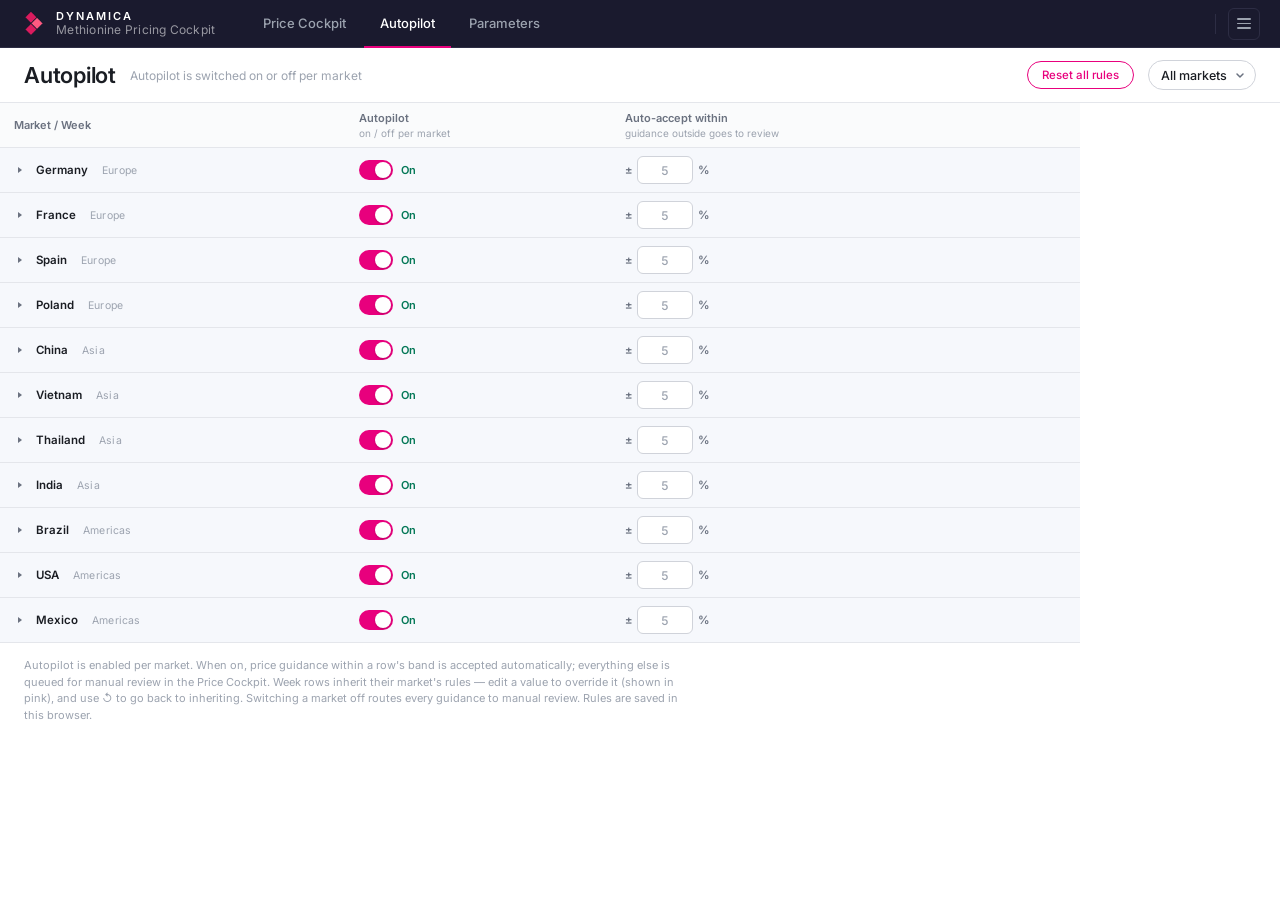
<file: adisseo/autopilot.html>
<!DOCTYPE html>
<html lang="en">
<head>
  <meta charset="UTF-8" />
  <meta name="viewport" content="width=device-width, initial-scale=1.0" />
  <title>Autopilot — Dynamica Methionine</title>
  <link rel="stylesheet" href="styles.css" />
  <script src="data.js"></script>
  <style>
    /* Toggle switch (ported from SmartGate styles) */
    .switch { position: relative; display: inline-block; width: 34px; height: 20px; flex-shrink: 0; }
    .switch input { opacity: 0; width: 0; height: 0; }
    .switch-track { position: absolute; inset: 0; background: #d4d6dc; border-radius: 999px; transition: background .15s; }
    .switch-thumb { position: absolute; top: 2px; left: 2px; width: 16px; height: 16px; border-radius: 50%; background: #fff; transition: transform .15s; box-shadow: 0 1px 2px rgba(0,0,0,.18); }
    .switch input:checked + .switch-track { background: var(--accent); }
    .switch input:checked + .switch-track .switch-thumb { transform: translateX(14px); }
    .switch input:focus-visible + .switch-track { box-shadow: 0 0 0 3px rgba(232,0,125,0.18); }

    /* Autopilot — scoped to .ap- */
    [hidden] { display: none !important; }

    .ap-page {
      flex: 1;
      display: flex;
      flex-direction: column;
      overflow: hidden;
      background: var(--body-bg);
    }
    .ap-header-row {
      flex-shrink: 0;
      padding: 12px 24px;
      display: flex;
      align-items: center;
      gap: 14px;
      flex-wrap: wrap;
      background: var(--surface);
      border-bottom: 1px solid var(--border);
    }
    .ap-heading {
      font-family: 'Inter', sans-serif;
      font-size: 22px;
      font-weight: 600;
      color: var(--text-primary);
      letter-spacing: -0.01em;
      margin: 0;
    }
    .ap-master {
      display: inline-flex;
      align-items: center;
      gap: 8px;
      font-family: 'Inter', sans-serif;
      font-size: 12px;
      font-weight: 600;
      color: var(--text-secondary);
    }
    .ap-master .state-label { min-width: 24px; }
    .ap-master .state-label.on { color: #047857; }
    .ap-spacer { flex: 1; }
    .ap-reset-btn {
      font-family: 'Inter', sans-serif;
      font-size: 11.5px;
      font-weight: 500;
      color: var(--accent);
      background: none;
      border: 1px solid var(--accent);
      border-radius: 999px;
      padding: 6px 14px;
      cursor: pointer;
      transition: background .12s;
    }
    .ap-reset-btn:hover { background: rgba(232,0,125,0.08); }
    .ap-park-filter {
      font-family: 'Inter', sans-serif;
      font-size: 12.5px;
      font-weight: 500;
      color: var(--text-primary);
      background: var(--surface);
      border: 1px solid var(--border-mid);
      border-radius: 20px;
      height: 30px;
      padding: 0 28px 0 12px;
      appearance: none;
      -webkit-appearance: none;
      cursor: pointer;
      background-image: url("data:image/svg+xml;utf8,<svg xmlns='http://www.w3.org/2000/svg' width='10' height='10' viewBox='0 0 10 10'><path d='M2 4l3 3 3-3' stroke='%236b7280' stroke-width='1.5' fill='none' stroke-linecap='round' stroke-linejoin='round'/></svg>");
      background-repeat: no-repeat;
      background-position: right 10px center;
    }
    .ap-park-filter:hover { border-color: var(--accent); }

    /* KPI strip */
    .ap-kpis {
      flex-shrink: 0;
      display: flex;
      gap: 12px;
      flex-wrap: wrap;
      padding: 14px 24px;
      background: var(--surface);
      border-bottom: 1px solid var(--border);
    }
    .ap-kpi {
      border: 1px solid var(--border);
      border-radius: var(--radius);
      padding: 10px 16px;
      min-width: 150px;
      font-family: 'Inter', sans-serif;
    }
    .ap-kpi .label {
      font-size: 10px;
      font-weight: 600;
      text-transform: uppercase;
      letter-spacing: 0.06em;
      color: var(--text-muted);
    }
    .ap-kpi .value {
      font-size: 19px;
      font-weight: 600;
      color: var(--text-primary);
      font-variant-numeric: tabular-nums;
      margin-top: 3px;
    }
    .ap-kpi .value .unit { font-size: 12px; font-weight: 500; color: var(--text-secondary); margin-left: 4px; }
    .ap-kpi.k-auto   .value { color: #047857; }
    .ap-kpi.k-review .value { color: #b45309; }

    /* Table */
    .ap-table-wrap {
      flex: 1;
      overflow: auto;
      background: var(--surface);
    }
    table.ap-table {
      border-collapse: separate;
      border-spacing: 0;
      width: 100%;
      min-width: 720px;
      max-width: 1080px;
      font-family: 'Inter', sans-serif;
      font-size: 11.5px;
      background: var(--surface);
    }
    table.ap-table thead th {
      position: sticky;
      top: 0;
      z-index: 5;
      padding: 8px 14px;
      font-weight: 600;
      font-size: 11px;
      color: var(--text-secondary);
      background: #fafbfc;
      border-bottom: 1px solid var(--border);
      text-align: left;
      white-space: nowrap;
    }
    table.ap-table thead th .sub {
      display: block;
      font-weight: 400;
      color: var(--text-muted);
      font-size: 10px;
      margin-top: 2px;
    }
    table.ap-table tbody td {
      padding: 8px 14px;
      border-bottom: 1px solid var(--border);
      color: var(--text-primary);
      vertical-align: middle;
      white-space: nowrap;
      background: var(--surface);
    }
    table.ap-table tbody tr:hover td { background-color: var(--row-hover); }
    table.ap-table tbody tr.row-park td { background: #f6f8fc; font-weight: 600; }
    table.ap-table tbody tr.row-park:hover td { background: #eef2f8; }
    table.ap-table tbody tr.row-park td.col-name { padding-left: 12px; }
    table.ap-table tbody tr.row-week td.col-name { padding-left: 32px; box-shadow: inset 2px 0 0 var(--border); }

    .accordion-name {
      display: inline-flex;
      align-items: center;
      gap: 8px;
      cursor: pointer;
      user-select: none;
    }
    .accordion-chev {
      display: inline-flex;
      align-items: center;
      justify-content: center;
      width: 16px;
      height: 16px;
      border-radius: 4px;
      color: var(--text-secondary);
      transition: transform .15s ease, background .12s, color .12s;
    }
    .accordion-name:hover .accordion-chev { background: rgba(232,0,125,0.08); color: var(--accent); }
    .accordion-name.expanded .accordion-chev { transform: rotate(90deg); color: var(--accent); }
    .lvl-park-name { font-weight: 600; color: var(--text-primary); }
    .lvl-week-name { font-weight: 500; color: var(--text-primary); }
    .park-country {
      font-weight: 400;
      font-size: 10.5px;
      color: var(--text-muted);
      margin-left: 6px;
      letter-spacing: 0.02em;
    }
    .row-meta {
      color: var(--text-muted);
      font-weight: 400;
      font-size: 10.5px;
    }

    /* Per-row rule controls */
    .ap-rule-cell {
      display: inline-flex;
      align-items: center;
      gap: 5px;
      font-variant-numeric: tabular-nums;
    }
    .ap-rule-cell .pm, .ap-rule-cell .unit {
      font-size: 11.5px;
      color: var(--text-secondary);
    }
    input.ap-thresh {
      width: 56px;
      height: 28px;
      padding: 0 8px;
      border: 1px solid var(--border-mid);
      border-radius: var(--radius);
      font-family: 'Inter', sans-serif;
      font-size: 12px;
      font-weight: 500;
      color: var(--text-primary);
      text-align: right;
      font-variant-numeric: tabular-nums;
      background: var(--surface);
      transition: border-color .12s;
    }
    input.ap-thresh:hover { border-color: var(--accent); }
    input.ap-thresh:focus { outline: 1.5px solid var(--accent); outline-offset: -1px; border-color: var(--accent); }
    /* Inherited values read muted; explicit overrides read accented */
    input.ap-thresh.inherited { color: var(--text-muted); }
    input.ap-thresh.custom { border-color: var(--accent); color: var(--accent); font-weight: 600; }
    .ap-inherit-reset {
      display: inline-flex;
      align-items: center;
      justify-content: center;
      width: 20px;
      height: 20px;
      border: none;
      background: transparent;
      border-radius: 50%;
      color: var(--text-muted);
      cursor: pointer;
      padding: 0;
      font-size: 12px;
      line-height: 1;
      transition: color .12s, background .12s;
    }
    .ap-inherit-reset:hover { color: var(--accent); background: rgba(232,0,125,0.08); }
    .ap-inherit-reset[hidden] { display: none; }

    .ap-note {
      padding: 14px 24px 24px;
      font-family: 'Inter', sans-serif;
      font-size: 11px;
      color: var(--text-muted);
      line-height: 1.5;
      max-width: 720px;
    }
  </style>
</head>
<body>
<div class="app">

  <!-- ── Top Nav ── -->
  <nav class="topnav">
    <a href="pricing.html" style="display:flex;align-items:center;gap:8px;margin-right:32px;text-decoration:none;flex-shrink:0;">
      <img src="engine_logo (2).png" style="height:28px;width:auto;display:block;" alt="Dynamica">
      <div style="display:flex;flex-direction:column;line-height:1;gap:2px;">
        <span style="font-family:'Inter',sans-serif;font-size:11px;font-weight:600;letter-spacing:0.18em;color:#ffffff;text-transform:uppercase;">DYNAMICA</span>
        <span style="font-family:'Inter',sans-serif;font-size:12px;font-weight:400;letter-spacing:0.02em;color:rgba(255,255,255,0.55);">Methionine Pricing Cockpit</span>
      </div>
    </a>
    <div class="nav-tabs">
      <a href="pricing.html" class="nav-tab">Price Cockpit</a>
      <a href="autopilot.html" class="nav-tab active">Autopilot</a>
      <a href="parameters.html" class="nav-tab">Parameters</a>
    </div>
    <div class="nav-divider"></div>
    <div style="position:relative;">
      <button class="nav-menu-btn" id="menuBtn" onclick="document.getElementById('navDropdown').classList.toggle('open')"><span></span><span></span><span></span></button>
      <div class="nav-dropdown" id="navDropdown">
        <a href="login.html" style="color:var(--text-secondary);"><svg viewBox="0 0 16 16" fill="none" stroke="currentColor" stroke-width="1.5" stroke-linecap="round"><path d="M7 3H3v10h4"/><path d="M10 11l3-3-3-3"/><line x1="13" y1="8" x2="6.5" y2="8"/></svg>Log out</a>
      </div>
    </div>
  </nav>

  <main class="ap-page">

    <div class="ap-header-row">
      <h1 class="ap-heading">Autopilot</h1>
      <span style="font-family:'Inter',sans-serif;font-size:12px;color:var(--text-muted);">Autopilot is switched on or off per market</span>
      <div class="ap-spacer"></div>
      <button class="ap-reset-btn" type="button" id="apRulesReset">Reset all rules</button>
      <select class="ap-park-filter" id="apParkFilter" aria-label="Filter by market">
        <option value="">All markets</option>
      </select>
    </div>


    <div class="ap-table-wrap">
      <table class="ap-table">
        <thead>
          <tr>
            <th>Market / Week</th>
            <th>Autopilot<span class="sub">on / off per market</span></th>
            <th>Auto-accept within<span class="sub">guidance outside goes to review</span></th>
            <th></th>
          </tr>
        </thead>
        <tbody id="apBody"></tbody>
      </table>
      <div class="ap-note">
        Autopilot is enabled per market. When on, price guidance within a row's band is accepted automatically; everything else is
        queued for manual review in the Price Cockpit. Week rows inherit their market's rules —
        edit a value to override it (shown in pink), and use ↺ to go back to inheriting. Switching a market off routes every guidance to manual review.
        Rules are saved in this browser.
      </div>
    </div>

  </main>
</div>

<script>
document.addEventListener('click', e => { if(!e.target.closest('.nav-menu-btn') && !e.target.closest('.nav-dropdown')) document.getElementById('navDropdown').classList.remove('open'); });
</script>

<script>
(function () {

  // ── Seeded RNG (same scheme as the Pricing page) ──
  function hashStr(s) {
    let h = 2166136261 >>> 0;
    for (let i = 0; i < s.length; i++) {
      h ^= s.charCodeAt(i);
      h = Math.imul(h, 16777619) >>> 0;
    }
    return h >>> 0;
  }
  function mulberry32(seed) {
    let a = seed >>> 0;
    return function () {
      a = (a + 0x6D2B79F5) >>> 0;
      let t = a;
      t = Math.imul(t ^ (t >>> 15), t | 1);
      t ^= t + Math.imul(t ^ (t >>> 7), t | 61);
      return ((t ^ (t >>> 14)) >>> 0) / 4294967296;
    };
  }
  function rngFor(key) { return mulberry32(hashStr(key)); }
  function pick(rng, lo, hi) { return lo + rng() * (hi - lo); }

  // ── Domain (mirrors the Price Cockpit: markets × products) ──
  const REGION_CODE = { EU: 'Europe', AS: 'Asia', AM: 'Americas' };
  const PARKS = COUNTRIES.map(c => ({ id: c.id, name: c.name, country: REGION_CODE[c.region] || c.region }));
  const CHANNELS = PRODUCTS.map(p => p.id);

  // ── 8-week horizon from Mon 2026-09-21 ──
  const MONTHS_SHORT = ['Jan','Feb','Mar','Apr','May','Jun','Jul','Aug','Sep','Oct','Nov','Dec'];
  function buildWeeks() {
    const weeks = [];
    const start = new Date(Date.UTC(2026, 8, 21));   // Mon 2026-09-21
    for (let w = 0; w < 8; w++) {
      const days = [];
      for (let i = 0; i < 7; i++) {
        const d = new Date(start);
        d.setUTCDate(start.getUTCDate() + w * 7 + i);
        const iso = d.toISOString().slice(0, 10);
        const dow = d.getUTCDay();
        days.push({
          iso,
          isWeekend: dow === 0 || dow === 6,
          // Feedinfo/Boyar publication week (higher guidance churn): 2026-10-05 .. 10-11
          isHoliday: iso >= '2026-10-05' && iso <= '2026-10-11',
        });
      }
      const a = days[0], b = days[6];
      const label = d => String(new Date(d.iso).getUTCDate()).padStart(2, '0') + ' ' + MONTHS_SHORT[new Date(d.iso).getUTCMonth()];
      const sameMonth = a.iso.slice(5, 7) === b.iso.slice(5, 7);
      weeks.push({
        key: 'w' + w,
        num: w + 1,
        label: sameMonth ? label(a).slice(0, 2) + '–' + label(b) : label(a) + ' – ' + label(b),
        days,
      });
    }
    return weeks;
  }
  const WEEKS = buildWeeks();

  // ── Per market × day: one guidance move per product ──
  // Same shape of logic as the Pricing page: weekend/holiday lift demand and
  // the demand level (internal here) drives the direction/size of the move;
  // standard days mostly hold. ~4% of changes are wild outliers.
  function dayChanges(park, day) {
    const r = rngFor('ap|' + park.id + '|' + day.iso);
    let ds = day.isWeekend ? 65 : 38;
    if (day.isHoliday) ds += 18;
    ds += pick(r, -14, 14);
    ds = Math.max(8, Math.min(99, Math.round(ds)));
    const ppt = Math.round((ds - 42) * 0.55);
    const dl = ppt >= 20 ? 5 : ppt >= 10 ? 4 : ppt >= -5 ? 3 : ppt >= -10 ? 2 : 1;

    return CHANNELS.map(ch => {
      const cr = rngFor('apch|' + park.id + '|' + ch + '|' + day.iso);
      let pct = 0;
      if      (dl === 5) pct = pick(cr, 4, 9);
      else if (dl === 4) pct = pick(cr, 2, 5);
      else if (dl === 2) pct = pick(cr, -6, -3);
      else if (dl === 1) pct = pick(cr, -12, -7);
      else if (cr() < 0.15) pct = pick(cr, -2, 2);   // standard days mostly hold
      if (cr() < 0.04) pct = (cr() > 0.5 ? 1 : -1) * pick(cr, 11, 16);   // wild outlier
      return Math.round(pct * 10) / 10;
    });
  }

  // ── Rules (persisted) ──
  // Every row carries its own rules. Week rows inherit from their park, park
  // rows inherit from the built-in defaults, unless explicitly overridden in
  // `overrides` (keyed by parkId or `parkId|weekKey`).
  const RULES_KEY = 'adisseo.autopilot';
  const DEFAULTS = { maxAuto: 5 };
  function loadRules() {
    const out = { overrides: {} };
    try {
      const raw = localStorage.getItem(RULES_KEY);
      if (!raw) return out;
      const parsed = JSON.parse(raw);
      if (parsed.overrides && typeof parsed.overrides === 'object') out.overrides = parsed.overrides;
      return out;
    } catch (e) { return out; }
  }
  function saveRules() { localStorage.setItem(RULES_KEY, JSON.stringify(rules)); }
  let rules = loadRules();

  function ovr(scope) { return rules.overrides[scope] || {}; }
  // Autopilot on/off is a market-level decision (default: on).
  function houseEnabled(parkId) { return ovr(parkId).enabled !== false; }
  // Effective rule values + where they come from ('own' | 'inherited').
  function effectiveRules(parkId, weekKey) {
    const p = ovr(parkId);
    const w = weekKey != null ? ovr(parkId + '|' + weekKey) : {};
    return {
      maxAuto:        w.maxAuto    != null ? w.maxAuto    : (p.maxAuto    != null ? p.maxAuto    : DEFAULTS.maxAuto),
      maxAutoOwn:     weekKey != null ? w.maxAuto    != null : p.maxAuto    != null,
    };
  }

  // ── Classification: within the row's band → auto, otherwise review ──
  function weekStats(park, week) {
    const eff = effectiveRules(park.id, week.key);
    let changes = 0, auto = 0, review = 0, pctSum = 0;
    week.days.forEach(day => {
      dayChanges(park, day).forEach(pct => {
        if (pct === 0) return;
        changes++;
        pctSum += pct;
        if (!houseEnabled(park.id)) { review++; return; }
        if (Math.abs(pct) <= eff.maxAuto) auto++; else review++;
      });
    });
    return { changes, auto, review, avg: changes ? pctSum / changes : 0 };
  }
  function sumStats(list) {
    let changes = 0, auto = 0, review = 0, wSum = 0;
    list.forEach(s => { changes += s.changes; auto += s.auto; review += s.review; wSum += s.avg * s.changes; });
    return { changes, auto, review, avg: changes ? wSum / changes : 0 };
  }

  function fmtPct(n) {
    const r = Math.round(n * 10) / 10;
    return (r > 0 ? '+' : '') + r.toFixed(1) + '%';
  }

  // ── Per-row rule controls ──
  function threshCell(scope, value, own) {
    return (
      '<span class="ap-rule-cell">' +
        '<span class="pm">±</span>' +
        '<input type="number" class="ap-thresh ' + (own ? 'custom' : 'inherited') +
          '" data-scope="' + scope + '" data-rule="maxAuto" min="0" max="20" step="0.5" value="' + value + '">' +
        '<span class="unit">%</span>' +
      '</span>'
    );
  }
  function enabledCell(parkId) {
    const on = houseEnabled(parkId);
    return (
      '<span style="display:inline-flex;align-items:center;gap:8px;">' +
        '<label class="switch">' +
          '<input type="checkbox" class="ap-enabled" data-scope="' + parkId + '" data-rule="enabled"' + (on ? ' checked' : '') + '>' +
          '<span class="switch-track"><span class="switch-thumb"></span></span>' +
        '</label>' +
        '<span style="font-size:11px;font-weight:600;color:' + (on ? '#047857' : 'var(--text-muted)') + ';">' + (on ? 'On' : 'Off') + '</span>' +
      '</span>'
    );
  }
  function resetCell(scope) {
    const hasOwn = Object.keys(ovr(scope)).length > 0;
    return '<button class="ap-inherit-reset" data-scope="' + scope + '" title="Reset to inherited rules"' +
      (hasOwn ? '' : ' hidden') + ' aria-label="Reset row rules">↺</button>';
  }

  // ── Accordion state ──
  const expanded = { parks: new Set() };
  let parkFilter = '';

  const chevronSvg = '<svg width="10" height="10" viewBox="0 0 10 10" fill="currentColor" aria-hidden="true"><polygon points="3,2 7,5 3,8"/></svg>';

  // ── Render ──
  function render() {
    const body = document.getElementById('apBody');
    const out = [];
    const parks = PARKS.filter(p => !parkFilter || p.id === parkFilter);
    const allStats = [];

    parks.forEach(park => {
      const perWeek = WEEKS.map(week => weekStats(park, week));
      allStats.push(sumStats(perWeek));
      const parkOpen = expanded.parks.has(park.id);
      const parkEff = effectiveRules(park.id, null);

      out.push(
        '<tr class="row-park" data-park="' + park.id + '">' +
          '<td class="col-name">' +
            '<span class="accordion-name ' + (parkOpen ? 'expanded' : '') + '" role="button" tabindex="0" data-toggle="park" aria-expanded="' + parkOpen + '">' +
              '<span class="accordion-chev">' + chevronSvg + '</span>' +
              '<span class="lvl-park-name">' + park.name + '</span>' +
              '<span class="park-country">' + park.country + '</span>' +
            '</span>' +
          '</td>' +
          '<td>' + enabledCell(park.id) + '</td>' +
          '<td' + (houseEnabled(park.id) ? '' : ' style="opacity:.4;"') + '>' + threshCell(park.id, parkEff.maxAuto, parkEff.maxAutoOwn) + '</td>' +
          '<td>' + resetCell(park.id) + '</td>' +
        '</tr>'
      );
      if (!parkOpen) return;

      WEEKS.forEach(week => {
        const scope = park.id + '|' + week.key;
        const eff = effectiveRules(park.id, week.key);
        out.push(
          '<tr class="row-week" data-park="' + park.id + '" data-week="' + week.key + '">' +
            '<td class="col-name"><span class="lvl-week-name">Week ' + week.num + '</span></td>' +
            '<td><span class="row-meta" style="opacity:.7;">' + (houseEnabled(park.id) ? 'On' : 'Off') + ' · market</span></td>' +
            '<td' + (houseEnabled(park.id) ? '' : ' style="opacity:.4;"') + '>' + threshCell(scope, eff.maxAuto, eff.maxAutoOwn) + '</td>' +
            '<td>' + resetCell(scope) + '</td>' +
          '</tr>'
        );
      });
    });

    body.innerHTML = out.length ? out.join('')
      : '<tr><td colspan="4" style="text-align:center;font-style:italic;color:var(--text-muted);padding:32px;">No matching markets.</td></tr>';
  }

  // ── Events: accordion + per-row rule edits ──
  const bodyEl = document.getElementById('apBody');

  bodyEl.addEventListener('click', e => {
    const reset = e.target.closest('.ap-inherit-reset');
    if (reset) {
      delete rules.overrides[reset.dataset.scope];
      saveRules();
      render();
      return;
    }
    const toggle = e.target.closest('[data-toggle="park"]');
    if (!toggle) return;
    const k = toggle.closest('tr').dataset.park;
    if (expanded.parks.has(k)) expanded.parks.delete(k);
    else expanded.parks.add(k);
    render();
  });
  bodyEl.addEventListener('keydown', e => {
    if (e.key !== 'Enter' && e.key !== ' ') return;
    const toggle = e.target.closest('[data-toggle]');
    if (!toggle) return;
    e.preventDefault();
    toggle.click();
  });
  bodyEl.addEventListener('change', e => {
    const el = e.target;
    const scope = el.dataset.scope;
    if (!scope || !el.dataset.rule) return;
    const o = rules.overrides[scope] || (rules.overrides[scope] = {});
    if (el.dataset.rule === 'maxAuto') {
      const n = parseFloat(el.value);
      if (isNaN(n)) delete o.maxAuto;
      else o.maxAuto = Math.max(0, Math.min(20, n));
    } else if (el.dataset.rule === 'enabled') {
      if (el.checked) delete o.enabled;   // on is the default — store only "off"
      else o.enabled = false;
    }
    if (!Object.keys(o).length) delete rules.overrides[scope];
    saveRules();
    render();
  });
  // Commit threshold edits on Enter too
  bodyEl.addEventListener('keydown', e => {
    if (e.key === 'Enter' && e.target.classList.contains('ap-thresh')) e.target.blur();
  });

  // ── Header controls ──
  document.getElementById('apRulesReset').addEventListener('click', () => {
    rules = { overrides: {} };
    saveRules();
    render();
  });

  const parkSel = document.getElementById('apParkFilter');
  PARKS.forEach(p => {
    const opt = document.createElement('option');
    opt.value = p.id;
    opt.textContent = p.name;
    parkSel.appendChild(opt);
  });
  parkSel.addEventListener('change', () => {
    parkFilter = parkSel.value;
    if (parkFilter) expanded.parks.add(parkFilter);
    render();
  });

  render();
})();
</script>

</body>
</html>
</file>
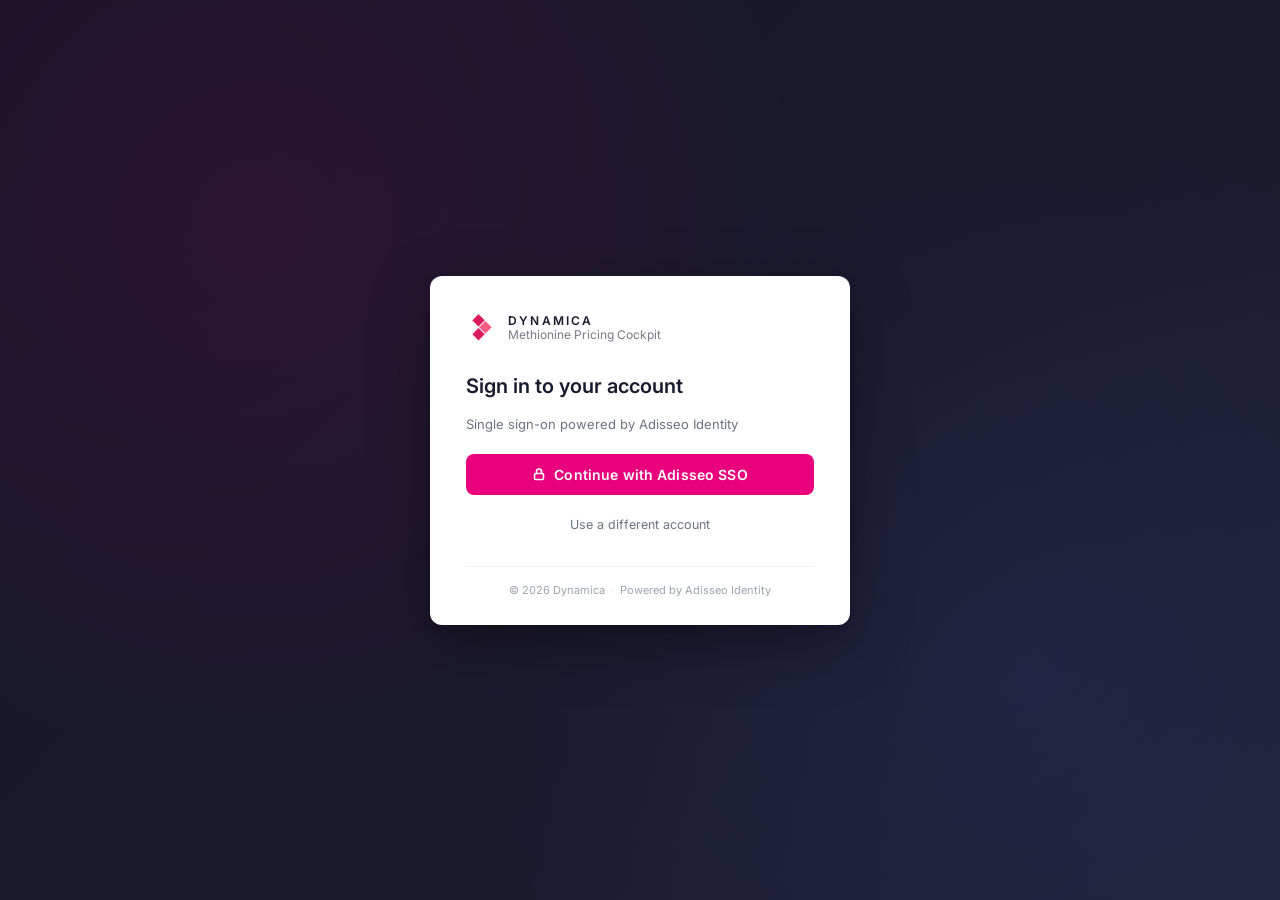
<file: adisseo/login.html>
<!DOCTYPE html>
<html lang="en">
<head>
  <meta charset="UTF-8" />
  <meta name="viewport" content="width=device-width, initial-scale=1.0" />
  <title>Sign in — Dynamica Methionine Pricing Cockpit</title>
  <link rel="stylesheet" href="styles.css" />
  <style>
    html, body {
      margin: 0;
      padding: 0;
      height: 100%;
      font-family: 'Inter', sans-serif;
    }
    body.login-body {
      min-height: 100vh;
      display: flex;
      align-items: center;
      justify-content: center;
      background:
        radial-gradient(circle at 20% 25%, rgba(232,0,125,0.10) 0%, transparent 45%),
        radial-gradient(circle at 80% 75%, rgba(99,102,241,0.08) 0%, transparent 45%),
        linear-gradient(135deg, #141427 0%, #1a1a2e 60%, #21223a 100%);
      padding: 32px 16px;
    }
    .login-card {
      width: 100%;
      max-width: 420px;
      background: #ffffff;
      border-radius: 12px;
      box-shadow: 0 18px 60px rgba(0,0,0,0.35), 0 2px 6px rgba(0,0,0,0.20);
      padding: 36px 36px 28px;
      display: flex;
      flex-direction: column;
      gap: 18px;
    }
    .login-brand {
      display: flex;
      align-items: center;
      gap: 10px;
      padding-bottom: 4px;
    }
    .login-brand img { height: 32px; width: auto; display: block; }
    .login-brand-text {
      display: flex;
      flex-direction: column;
      line-height: 1;
      gap: 2px;
    }
    .login-brand-text .primary {
      font-size: 12px;
      font-weight: 600;
      letter-spacing: 0.18em;
      color: #1a1a2e;
      text-transform: uppercase;
    }
    .login-brand-text .secondary {
      font-size: 12px;
      font-weight: 400;
      color: #7a7a88;
    }
    .login-heading {
      font-size: 20px;
      font-weight: 600;
      color: #1a1a2e;
      margin: 8px 0 0;
    }
    .login-sub {
      font-size: 13px;
      color: #6b7280;
      margin: 0;
    }
    .sso-btn {
      display: inline-flex;
      align-items: center;
      justify-content: center;
      gap: 8px;
      width: 100%;
      background: #e8007d;
      color: #fff;
      border: none;
      border-radius: 8px;
      padding: 12px 16px;
      font-family: 'Inter', sans-serif;
      font-size: 14px;
      font-weight: 600;
      letter-spacing: 0.01em;
      cursor: pointer;
      transition: background .12s, transform .05s;
      margin-top: 4px;
    }
    .sso-btn:hover   { background: #d10072; }
    .sso-btn:active  { transform: translateY(1px); }
    .sso-btn[disabled] {
      background: #d4d4dd;
      cursor: not-allowed;
    }
    .sso-btn .spinner {
      width: 14px;
      height: 14px;
      border: 2px solid rgba(255,255,255,0.4);
      border-top-color: #fff;
      border-radius: 50%;
      animation: spin .7s linear infinite;
      display: none;
    }
    .sso-btn.is-loading .spinner       { display: inline-block; }
    .sso-btn.is-loading .sso-lock-icon { display: none; }
    @keyframes spin { to { transform: rotate(360deg); } }
    .alt-link {
      display: inline-block;
      text-align: center;
      font-size: 12.5px;
      color: #6b7280;
      text-decoration: none;
      padding: 4px 0;
      cursor: pointer;
      background: none;
      border: none;
      width: 100%;
      font-family: 'Inter', sans-serif;
    }
    .alt-link:hover { color: #e8007d; }
    .login-footer {
      margin-top: 12px;
      padding-top: 16px;
      border-top: 1px solid #eef0f4;
      font-size: 11px;
      color: #9ca3af;
      text-align: center;
    }
    .login-footer .dot { padding: 0 6px; color: #d0d4db; }
  </style>
</head>
<body class="login-body">

  <div class="login-card">
    <div class="login-brand">
      <img src="engine_logo (2).png" alt="Dynamica Methionine Pricing Cockpit">
      <div class="login-brand-text">
        <span class="primary">DYNAMICA</span>
        <span class="secondary">Methionine Pricing Cockpit</span>
      </div>
    </div>

    <h1 class="login-heading">Sign in to your account</h1>
    <p class="login-sub">Single sign-on powered by Adisseo Identity</p>

    <button type="button" id="ssoBtn" class="sso-btn" onclick="fakeLogin(this)">
      <svg class="sso-lock-icon" width="14" height="14" viewBox="0 0 14 14" fill="none" stroke="currentColor" stroke-width="1.6" stroke-linecap="round">
        <rect x="2.5" y="6.5" width="9" height="6" rx="1.2"/>
        <path d="M4.5 6.5V4.5a2.5 2.5 0 0 1 5 0v2"/>
      </svg>
      <span class="spinner"></span>
      <span id="ssoBtnLabel">Continue with Adisseo SSO</span>
    </button>

    <button type="button" class="alt-link" onclick="fakeLogin(document.getElementById('ssoBtn'))">
      Use a different account
    </button>

    <div class="login-footer">
      © 2026 Dynamica<span class="dot">·</span>Powered by Adisseo Identity
    </div>
  </div>

  <script>
    // Pure cosmetic — no real authentication. Any click shows the loading
    // state for 800ms and then routes to the app entrypoint.
    function fakeLogin(btn) {
      if (!btn || btn.disabled) return;
      btn.disabled = true;
      btn.classList.add('is-loading');
      document.getElementById('ssoBtnLabel').textContent = 'Authenticating…';
      setTimeout(() => { window.location.href = 'pricing.html'; }, 800);
    }
  </script>
</body>
</html>
</file>
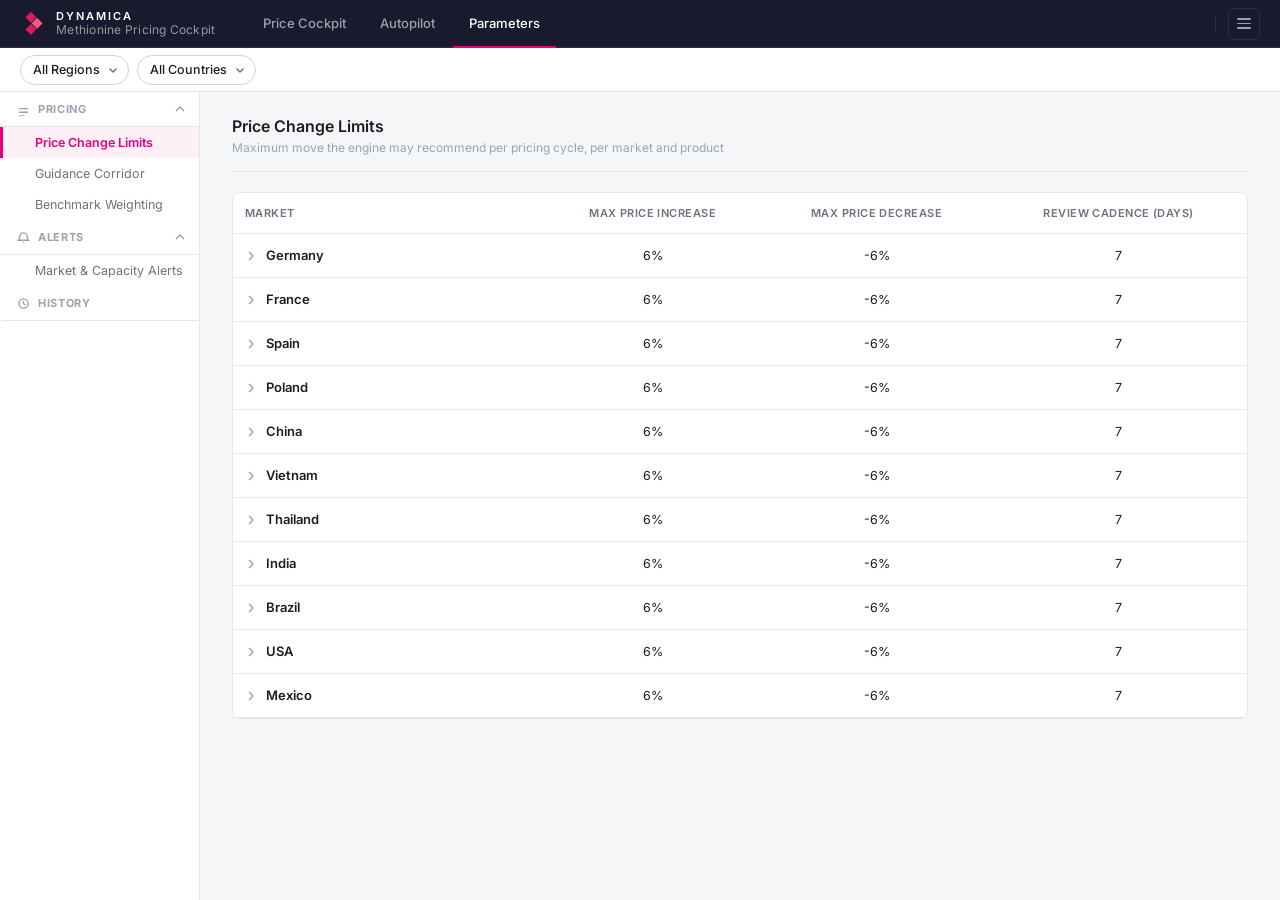
<file: adisseo/parameters.html>
<!DOCTYPE html>
<html lang="en">
<head>
  <meta charset="UTF-8" />
  <meta name="viewport" content="width=device-width, initial-scale=1.0" />
  <title>Parameters — Dynamica Methionine</title>
  <link rel="stylesheet" href="styles.css" />
  <script src="data.js"></script>
  <script>const COMMUNITIES = COUNTRIES;</script>
  <script src="filters.js"></script>
</head>
<body>
<div class="app">
  <nav class="topnav">
    <a href="pricing.html" style="display:flex;align-items:center;gap:8px;margin-right:32px;text-decoration:none;flex-shrink:0;">
      <img src="engine_logo (2).png" style="height:28px;width:auto;display:block;" alt="Dynamica">
      <div style="display:flex;flex-direction:column;line-height:1;gap:2px;">
        <span style="font-family:'Inter',sans-serif;font-size:11px;font-weight:600;letter-spacing:0.18em;color:#ffffff;text-transform:uppercase;">DYNAMICA</span>
        <span style="font-family:'Inter',sans-serif;font-size:12px;font-weight:400;letter-spacing:0.02em;color:rgba(255,255,255,0.55);">Methionine Pricing Cockpit</span>
      </div>
    </a>
    <div class="nav-tabs">
      <a href="pricing.html" class="nav-tab">Price Cockpit</a>
      <a href="autopilot.html" class="nav-tab">Autopilot</a>
      <a href="parameters.html" class="nav-tab active">Parameters</a>
    </div>
    <div class="nav-divider"></div>
    <div style="position:relative;">
      <button class="nav-menu-btn" id="menuBtn" onclick="toggleMenu()"><span></span><span></span><span></span></button>
      <div class="nav-dropdown" id="navDropdown">
        <a href="login.html" style="color:var(--text-secondary);"><svg viewBox="0 0 16 16" fill="none" stroke="currentColor" stroke-width="1.5" stroke-linecap="round"><path d="M7 3H3v10h4"/><path d="M10 11l3-3-3-3"/><line x1="13" y1="8" x2="6.5" y2="8"/></svg>Log out</a>
      </div>
    </div>
  </nav>

  <div class="filter-bar" id="filterBar"></div>

  <div style="display:flex;flex:1;overflow:hidden;">
    <div id="paramNav" style="width:200px;flex-shrink:0;border-right:1px solid var(--border);overflow-y:auto;background:var(--surface);"></div>
    <div id="paramPanel" style="flex:1;overflow-y:auto;padding:24px 32px;background:var(--body-bg);"></div>
  </div>
</div>

<script>
// ── Sections config ──────────────────────────────────────
const PARAM_SECTIONS = [
  {
    group: 'Pricing',
    icon: '<path d="M2 10h10M2 6h10M2 14h6"/>',
    items: [
      { id: 'optimization', label: 'Price Change Limits' },
      { id: 'corridor',     label: 'Guidance Corridor' },
      { id: 'benchmarks',   label: 'Benchmark Weighting' },
    ]
  },
  {
    group: 'Alerts',
    icon: '<path d="M7 2a4 4 0 0 1 4 4c0 3 1.5 4 1.5 4H1.5S3 9 3 6a4 4 0 0 1 4-4z"/><line x1="7" y1="12" x2="7" y2="13"/>',
    items: [
      { id: 'alerts', label: 'Market & Capacity Alerts' },
    ]
  },
  {
    group: 'History',
    icon: '<circle cx="7" cy="7" r="5"/><polyline points="7,4 7,7 9,9"/>',
    items: []
  },
];

const SECTION_META = {
  optimization: { title:'Price Change Limits', desc:'Maximum move the engine may recommend per pricing cycle, per market and product' },
  corridor:     { title:'Guidance Corridor', desc:'Width of the recommended price corridor and the contribution-margin floor over variable cost' },
  benchmarks:   { title:'Benchmark Weighting', desc:'How Feedinfo and Boyar published prices are blended into the market reference' },
  alerts:       { title:'Market & Capacity Alerts', desc:'Thresholds for significant market movement and capacity utilization alerts' },
  history:      { title:'Parameter History', desc:'View parameters as configured on a specific date' },
};

let selectedParamSection = 'optimization';
let expandedParamGroups = new Set(['Pricing','Alerts']);
let expandedProperties = new Set();
const paramChanges = {};

// ── Nav menu ─────────────────────────────────────────────
function toggleMenu() { document.getElementById('navDropdown').classList.toggle('open'); }
document.addEventListener('click', e => { if(!e.target.closest('.nav-menu-btn')&&!e.target.closest('.nav-dropdown')) document.getElementById('navDropdown').classList.remove('open'); });

// ── Filters (shared pill component) ───────────────────────
let pillFilters = null;
function getMsValues(id) { return pillFilters ? pillFilters.values(id) : []; }

function populateFilters() {
  pillFilters = createPillFilters({
    container: document.getElementById('filterBar'),
    filters: [
      { id: 'state',     label: 'Regions',          items: [...new Set(COMMUNITIES.map(c => c.regionName))] },
      { id: 'community', label: 'Countries',        items: COMMUNITIES.map(c => c.name) },
    ],
    storageKey: 'adisseo_params_filters',
    onChange: renderParamPanel,
  });
}

// ── Toast ────────────────────────────────────────────────
function showToast(message) {
  const existing = document.getElementById('toast'); if (existing) existing.remove();
  const el = document.createElement('div'); el.id = 'toast';
  el.style.cssText = 'position:fixed;bottom:24px;left:50%;transform:translateX(-50%);background:#1a1d23;color:#fff;padding:10px 20px;border-radius:8px;font-size:13px;font-weight:500;border:1px solid var(--accent);box-shadow:0 8px 32px rgba(0,0,0,.18);z-index:9999;opacity:0;transition:opacity .2s;display:flex;align-items:center;gap:8px;';
  el.innerHTML = '<svg width="14" height="14" viewBox="0 0 14 14" fill="none" stroke="var(--accent)" stroke-width="2"><polyline points="2,7 5.5,10.5 12,3"/></svg>' + message;
  document.body.appendChild(el);
  requestAnimationFrame(() => { el.style.opacity = '1'; });
  setTimeout(() => { el.style.opacity = '0'; setTimeout(() => el.remove(), 200); }, 2500);
}

// ── Sidebar ──────────────────────────────────────────────
function renderParamNav() {
  const nav = document.getElementById('paramNav');
  let html = '';
  PARAM_SECTIONS.forEach(g => {
    const hasItems = g.items && g.items.length > 0;
    const isHistorySelf = !hasItems && selectedParamSection === g.group.toLowerCase();
    const expanded = expandedParamGroups.has(g.group);
    const onClick = hasItems
      ? `toggleParamGroup('${g.group}')`
      : `selectParamSection('${g.group.toLowerCase()}')`;
    const headerBg = isHistorySelf ? 'rgba(232,0,125,0.06)' : 'transparent';
    const headerColor = isHistorySelf ? 'var(--accent)' : 'var(--text-muted)';
    const borderL = isHistorySelf ? '3px solid var(--accent)' : '3px solid transparent';
    html += `
      <div onclick="${onClick}" style="display:flex;align-items:center;gap:8px;padding:10px 14px;cursor:pointer;font-size:11px;font-weight:700;color:${headerColor};text-transform:uppercase;letter-spacing:.06em;border-bottom:1px solid var(--border);user-select:none;background:${headerBg};border-left:${borderL};">
        <svg width="13" height="13" viewBox="0 0 14 14" fill="none" stroke="currentColor" stroke-width="1.5">${g.icon}</svg>
        ${g.group}
        ${hasItems ? `<svg width="10" height="10" viewBox="0 0 10 6" fill="none" stroke="currentColor" stroke-width="1.5" style="margin-left:auto;transform:rotate(${expanded ? '180' : '0'}deg);transition:transform .2s;"><path d="M1 1l4 4 4-4"/></svg>` : ''}
      </div>
    `;
    if (hasItems && expanded) {
      g.items.forEach(item => {
        const sel = selectedParamSection === item.id;
        html += `
          <div onclick="selectParamSection('${item.id}')" style="padding:8px 14px 8px 32px;cursor:pointer;font-size:12.5px;font-weight:${sel ? '600' : '400'};color:${sel ? 'var(--accent)' : 'var(--text-secondary)'};background:${sel ? 'rgba(232,0,125,0.06)' : 'transparent'};border-left:3px solid ${sel ? 'var(--accent)' : 'transparent'};transition:all .1s;">
            ${item.label}
          </div>
        `;
      });
    }
  });
  nav.innerHTML = html;
}

function selectParamSection(id) {
  selectedParamSection = id;
  renderParamNav();
  renderParamPanel();
}

function toggleParamGroup(group) {
  if (expandedParamGroups.has(group)) expandedParamGroups.delete(group);
  else expandedParamGroups.add(group);
  renderParamNav();
}

// ── Filter helper ────────────────────────────────────────
function getFilteredCommunities() {
  const sf=getMsValues('state'),cf=getMsValues('community');
  return PARAMETERS_DATA.filter(c=>{
    if(sf.length&&!sf.includes(c.regionName))return false;
    if(cf.length&&!cf.includes(c.name))return false;
    return true;
  });
}

// ── Cell builders ────────────────────────────────────────
function pInp(val, suffix, key) {
  const ck = key in paramChanges;
  const bd = ck ? '2px solid var(--accent)' : '1px solid transparent';
  return `<input type="text" value="${val}${suffix}" data-key="${key}" onfocus="this.style.border='1px solid var(--accent)';this.style.background='#fff'" onblur="fmtP(this,'${suffix}');this.style.background='transparent'" oninput="onP(this,'${key}','${suffix}')" style="width:62px;text-align:center;border:${bd};border-radius:4px;padding:4px 6px;font-family:'Inter',sans-serif;font-size:12.5px;background:transparent;outline:none;color:var(--text-primary);">`;
}
function dInp(val, key) {
  const ck = key in paramChanges;
  const bd = ck ? '2px solid var(--accent)' : '1px solid transparent';
  return `<input type="text" value="${val}" data-key="${key}" onfocus="this.style.border='1px solid var(--accent)';this.style.background='#fff'" onblur="this.style.background='transparent';if(!this.dataset.changed)this.style.border='1px solid transparent'" oninput="onD(this,'${key}')" style="width:54px;text-align:center;border:${bd};border-radius:4px;padding:4px 6px;font-family:'Inter',sans-serif;font-size:12.5px;background:transparent;outline:none;color:var(--text-primary);">`;
}
function selInp(val, key) {
  return `<select onchange="onS(this,'${key}')" style="border:1px solid var(--border);border-radius:4px;padding:4px 6px;font-family:'Inter',sans-serif;font-size:12px;background:var(--surface);outline:none;color:var(--text-primary);cursor:pointer;"><option ${val==='Individual'?'selected':''}>Individual</option><option ${val==='Unit Group'?'selected':''}>Unit Group</option></select>`;
}
function togInp(val, key) {
  return `<label class="toggle" style="margin:0 auto;"><input type="checkbox" ${val?'checked':''} onchange="onT(this,'${key}')"><span class="toggle-slider"></span></label>`;
}
function onP(input, key, suffix) {
  const raw = input.value.replace(/[^0-9.\-]/g, '');
  input.value = raw;
  paramChanges[key] = parseFloat(raw);
  input.style.border = '2px solid var(--accent)';
  input.dataset.changed = 'true';
  checkSave();
}
function fmtP(input, suffix) {
  const v = parseFloat(input.value.replace(/[^0-9.\-]/g, ''));
  input.value = isNaN(v) ? '' : v + suffix;
  if (!input.dataset.changed) input.style.border = '1px solid transparent';
}
function onD(input, key) {
  const v = parseInt(input.value);
  if (!isNaN(v)) { paramChanges[key] = v; input.style.border = '2px solid var(--accent)'; input.dataset.changed = 'true'; }
  checkSave();
}
function onS(sel, key) { paramChanges[key] = sel.value; checkSave(); }
function onT(cb, key) { paramChanges[key] = cb.checked; checkSave(); }

// Signed percent input (1-decimal, sign-constrained). `sign` is 'positive' or 'negative'.
function pInpSigned(val, key, sign) {
  const ck = key in paramChanges;
  const bd = ck ? '2px solid var(--accent)' : '1px solid transparent';
  const cur = (ck ? paramChanges[key] : val);
  const formatted = Number(cur).toFixed(1);
  return `<input type="text" value="${formatted}%" data-key="${key}" data-sign="${sign}" data-prev="${formatted}" onfocus="this.style.border='1px solid var(--accent)';this.style.background='#fff'" oninput="onSignedInput(this)" onblur="onSignedBlur(this)" style="width:68px;text-align:center;border:${bd};border-radius:4px;padding:4px 6px;font-family:'Inter',sans-serif;font-size:12.5px;background:transparent;outline:none;color:var(--text-primary);">`;
}
function onSignedInput(input) {
  const raw = input.value.replace(/[^0-9.\-]/g, '');
  input.value = raw;
  input.style.border = '2px solid var(--accent)';
}
function onSignedBlur(input) {
  const key  = input.dataset.key;
  const sign = input.dataset.sign;
  const prev = parseFloat(input.dataset.prev);
  const raw  = parseFloat(input.value.replace(/[^0-9.\-]/g, ''));
  const valid = !isNaN(raw) && (sign === 'positive' ? raw >= 0 : raw <= 0);
  if (!valid) {
    input.value = prev.toFixed(1) + '%';
    input.style.background = 'rgba(232,0,125,0.12)';
    input.style.border = '2px solid var(--accent)';
    setTimeout(() => {
      input.style.background = 'transparent';
      if (!(key in paramChanges)) input.style.border = '1px solid transparent';
    }, 450);
    return;
  }
  paramChanges[key] = raw;
  input.dataset.prev = raw.toFixed(1);
  input.value = raw.toFixed(1) + '%';
  input.style.background = 'transparent';
  input.style.border = '2px solid var(--accent)';
  checkSave();
}

function checkSave() {
  const btn = document.getElementById('paramSaveBtn');
  if (btn) btn.style.display = Object.keys(paramChanges).length > 0 ? 'inline-flex' : 'none';
}

function toggleProp(id) {
  if (expandedProperties.has(id)) expandedProperties.delete(id);
  else expandedProperties.add(id);
  renderParamPanel();
}

// ── Section column definitions ───────────────────────────
const SECTION_COLUMNS = {
  optimization: [
    { label:'Max Price Increase', render:(p,k)=>pInp(p.maxPriceChange,'%',k('maxPriceChange')) },
    { label:'Max Price Decrease', render:(p,k)=>pInp(p.minPriceChange,'%',k('minPriceChange')) },
    { label:'Review Cadence (days)', render:(p,k)=>dInp(p.reviewCadenceDays,k('reviewCadenceDays')) },
  ],
  corridor: [
    { label:'Corridor Width (±%)', render:(p,k)=>pInp(p.corridorWidthPct,'%',k('corridorWidthPct')) },
    { label:'Margin Floor over Var. Cost', render:(p,k)=>pInp(p.costFloorMarginPct,'%',k('costFloorMarginPct')) },
  ],
  benchmarks: [
    { label:'Feedinfo Weight', render:(p,k)=>pInp(p.feedinfoWeightPct,'%',k('feedinfoWeightPct')) },
    { label:'Boyar Weight', contextual: true, render:(p)=>`<span style="color:var(--text-secondary);font-size:12px;">${100 - (p.feedinfoWeightPct ?? 60)}%</span>` },
  ],
  alerts: [
    { label:'Market Move Alert (±%)', render:(p,k)=>pInp(p.marketMoveAlertPct,'%',k('marketMoveAlertPct')) },
    { label:'Capacity Alert (>%)', render:(p,k)=>pInp(p.capUtilAlertPct,'%',k('capUtilAlertPct')) },
  ],
};

// ── Right panel: render ──────────────────────────────────
function renderParamPanel() {
  const panel = document.getElementById('paramPanel');
  const meta = SECTION_META[selectedParamSection] ?? SECTION_META.optimization;

  const header = `
    <div style="display:flex;justify-content:space-between;align-items:flex-start;margin-bottom:20px;padding-bottom:16px;border-bottom:1px solid var(--border);">
      <div>
        <h2 style="font-size:16px;font-weight:600;color:var(--text-primary);margin:0 0 4px 0;">${meta.title}</h2>
        <p style="font-size:12px;color:var(--text-muted);margin:0;">${meta.desc}</p>
      </div>
      <button id="paramSaveBtn" class="btn btn-primary" onclick="saveParams()" style="display:${Object.keys(paramChanges).length>0?'inline-flex':'none'};font-size:12px;">Save changes</button>
    </div>
  `;

  let body = '';
  if (SECTION_COLUMNS[selectedParamSection]) {
    body = renderColumnSection(selectedParamSection);
  } else if (selectedParamSection === 'history') {
    body = renderHistorySection();
  }

  panel.innerHTML = header + body;
}

// ── Generic columned section ─────────────────────────────
function renderColumnSection(sectionId) {
  const cols = SECTION_COLUMNS[sectionId];
  const data = getFilteredCommunities();
  const ths = cols.map(c => `<th style="text-align:center;font-size:11px;font-weight:600;color:var(--text-secondary);text-transform:uppercase;letter-spacing:.04em;padding:10px 8px;white-space:nowrap;">${c.label}</th>`).join('');

  let rows = '';
  data.forEach(comm => {
    const propOpen = expandedProperties.has(comm.id);
    const pkProp = (k) => comm.id + '-property-' + k;
    const propCells = cols.map(c => `<td style="text-align:center;padding:6px 8px;">${c.render(comm.params, pkProp, comm)}</td>`).join('');
    rows += `
      <tr class="row-property">
        <td style="position:sticky;left:0;background:var(--surface);z-index:5;font-weight:600;white-space:nowrap;padding:8px 12px;">
          <button class="expand-btn ${propOpen?'open':''}" onclick="toggleProp('${comm.id}')"><svg viewBox="0 0 12 12" fill="none" stroke="currentColor" stroke-width="1.5"><polyline points="4,2 8,6 4,10"/></svg></button>
          ${comm.name}
        </td>
        ${propCells}
      </tr>
    `;
    if (propOpen) {
      comm.bedTypes.forEach(bt => {
        const pkBt = (k) => comm.id + '-' + bt.type + '-' + k;
        const btCells = cols.map(c => {
          if (c.contextual) return `<td style="padding:6px 8px;background:rgba(0,0,0,0.015);"></td>`;
          return `<td style="text-align:center;padding:6px 8px;background:rgba(0,0,0,0.015);">${c.render(bt.params, pkBt, comm)}</td>`;
        }).join('');
        rows += `
          <tr class="row-bedtype">
            <td style="position:sticky;left:0;background:#fafbfc;padding:7px 12px 7px 36px;z-index:5;white-space:nowrap;font-size:12px;color:var(--text-secondary);">${bt.type}</td>
            ${btCells}
          </tr>
        `;
      });
    }
  });

  return `
    <div style="background:var(--surface);border:1px solid var(--border);border-radius:8px;overflow:hidden;">
      <div style="overflow-x:auto;">
        <table class="data-table" style="width:100%;">
          <thead>
            <tr>
              <th style="position:sticky;left:0;background:var(--surface);z-index:6;text-align:left;font-size:11px;font-weight:600;color:var(--text-secondary);text-transform:uppercase;letter-spacing:.04em;padding:10px 12px;min-width:200px;">Market</th>
              ${ths}
            </tr>
          </thead>
          <tbody>${rows}</tbody>
        </table>
      </div>
    </div>
  `;
}

// ── History ──────────────────────────────────────────────
function renderHistorySection() {
  return `
    <div style="display:flex;align-items:center;gap:12px;margin-bottom:20px;padding:14px 16px;background:var(--surface);border-radius:8px;border:1px solid var(--border);">
      <span style="font-size:13px;color:var(--text-secondary);">View parameters as of:</span>
      <input type="date" id="historyDate" onchange="loadHistoryParams(this.value)" style="border:1px solid var(--border-mid);border-radius:var(--radius);padding:6px 10px;font-family:'Inter',sans-serif;font-size:13px;color:var(--text-primary);outline:none;background:var(--surface);">
      <button onclick="setHistoryDate(30)" class="btn btn-ghost" style="font-size:11px;padding:5px 10px;">30 days ago</button>
      <button onclick="setHistoryDate(60)" class="btn btn-ghost" style="font-size:11px;padding:5px 10px;">60 days ago</button>
      <button onclick="setHistoryDate(90)" class="btn btn-ghost" style="font-size:11px;padding:5px 10px;">90 days ago</button>
    </div>
    <div id="historyContent"></div>
  `;
}

function setHistoryDate(daysAgo) {
  const d = new Date();
  d.setDate(d.getDate() - daysAgo);
  const formatted = d.toISOString().split('T')[0];
  const el = document.getElementById('historyDate');
  if (el) el.value = formatted;
  loadHistoryParams(formatted);
}

function loadHistoryParams(dateStr) {
  if (!dateStr) return;
  const seed = new Date(dateStr).getTime();
  const variation = (Math.floor(seed / 86400000) % 5) - 2;
  renderHistoryView(variation);
}

function renderHistoryView(variation) {
  const data = getFilteredCommunities();
  const sections = [
    { id:'optimization', title:'Price Change Limits', cols:SECTION_COLUMNS.optimization },
    { id:'corridor',     title:'Guidance Corridor', cols:SECTION_COLUMNS.corridor },
    { id:'benchmarks',   title:'Benchmark Weighting', cols:SECTION_COLUMNS.benchmarks },
    { id:'alerts',       title:'Market & Capacity Alerts', cols:SECTION_COLUMNS.alerts },
  ];

  // Render each parameter as text, applying small variation
  function snapshot(p, key) {
    const cur = p[key];
    if (typeof cur === 'number') {
      const histVal = parseFloat((cur + variation * 0.5).toFixed(1));
      const changed = histVal !== cur;
      return { val: histVal, cur, changed };
    }
    return { val: cur, cur, changed: false };
  }

  // Map column label → param key
  const COL_KEY = {
    'Max Price Increase':'maxPriceChange', 'Max Price Decrease':'minPriceChange', 'Review Cadence (days)':'reviewCadenceDays',
    'Corridor Width (±%)':'corridorWidthPct', 'Margin Floor over Var. Cost':'costFloorMarginPct',
    'Feedinfo Weight':'feedinfoWeightPct',
    'Market Move Alert (±%)':'marketMoveAlertPct', 'Capacity Alert (>%)':'capUtilAlertPct',
  };

  let html = '<div style="display:grid;grid-template-columns:1fr 1fr;gap:20px;">';
  sections.forEach(s => {
    let rows = '';
    data.forEach(comm => {
      const cells = s.cols.map(col => {
        // Section-specific param key for ambiguous labels
        let key = COL_KEY[col.label];
        if (!key) return '<td style="padding:6px 8px;text-align:center;font-size:12px;color:var(--text-muted);">—</td>';
        const snap = snapshot(comm.params, key);
        const bg = snap.changed ? 'background:rgba(245,166,35,0.08);' : '';
        const badge = snap.changed ? ' <span style="font-size:9px;color:#92400e;background:rgba(245,166,35,0.2);border-radius:3px;padding:1px 4px;margin-left:4px;">Changed</span>' : '';
        return `<td style="padding:6px 8px;text-align:center;font-size:12px;color:var(--text-primary);${bg}">${snap.val}${badge}</td>`;
      }).join('');
      rows += `<tr><td style="padding:7px 12px;font-weight:500;font-size:12.5px;white-space:nowrap;">${comm.name}</td>${cells}</tr>`;
    });
    const ths = s.cols.map(c => `<th style="text-align:center;font-size:10.5px;font-weight:600;color:var(--text-secondary);text-transform:uppercase;letter-spacing:.04em;padding:8px;">${c.label}</th>`).join('');
    html += `
      <div style="background:var(--surface);border:1px solid var(--border);border-radius:8px;overflow:hidden;">
        <div style="padding:12px 16px;background:var(--body-bg);border-bottom:1px solid var(--border);font-size:12px;font-weight:600;color:var(--text-primary);text-transform:uppercase;letter-spacing:.05em;">${s.title}</div>
        <div style="overflow-x:auto;">
          <table class="data-table" style="width:100%;">
            <thead><tr><th style="text-align:left;font-size:10.5px;font-weight:600;color:var(--text-secondary);text-transform:uppercase;letter-spacing:.04em;padding:8px 12px;">Market</th>${ths}</tr></thead>
            <tbody>${rows}</tbody>
          </table>
        </div>
      </div>
    `;
  });
  html += '</div>';
  const el = document.getElementById('historyContent');
  if (el) el.innerHTML = html;
}

// ── Save ─────────────────────────────────────────────────
function saveParams() {
  Object.entries(paramChanges).forEach(([key, val]) => {
    const parts = key.split('-');
    const commId = parts[0] + '-' + parts[1];
    const level = parts[2];
    const paramKey = parts.slice(3).join('-');
    const comm = PARAMETERS_DATA.find(c => c.id === commId);
    if (!comm) return;
    const target = level === 'property'
      ? comm.params
      : (comm.bedTypes.find(b => b.type === level)?.params);
    if (!target) return;
    // Dotted paramKey (e.g. "concessionRounding.dollarMethod") routes into a
    // nested object; numeric amount fields are parsed to float so the UI can
    // read them back with `===` comparisons.
    if (paramKey.includes('.')) {
      const [obj, sub] = paramKey.split('.');
      if (!target[obj] || typeof target[obj] !== 'object') target[obj] = {};
      const isAmountField = sub === 'dollarAmount' || sub === 'percentAmount';
      target[obj][sub] = isAmountField ? parseFloat(val) : val;
    } else {
      target[paramKey] = val;
    }
  });
  Object.keys(paramChanges).forEach(k => delete paramChanges[k]);
  renderParamPanel();
  showToast('Parameters saved successfully');
}

// ── Init ─────────────────────────────────────────────────
populateFilters();
renderParamNav();
renderParamPanel();
</script>
</body>
</html>
</file>
<file: adisseo/styles.css>
@import url('https://fonts.googleapis.com/css2?family=Inter:wght@400;500;600;700&family=JetBrains+Mono:wght@400;500&display=swap');

/* ── Reset & Base ─────────────────────────────────────────── */
*, *::before, *::after { box-sizing: border-box; margin: 0; padding: 0; }

:root {
  --nav-bg:       #1a1a2e;
  --nav-border:   #2d2d44;
  --accent:       #e8007d;
  --accent-dim:   #c2185b;
  --accent-text:  #e8007d;
  --warn:         #f5a623;
  --danger:       #e05252;
  --body-bg:      #f5f6f8;
  --surface:      #ffffff;
  --border:       #e4e6eb;
  --border-mid:   #d0d3da;
  --text-primary: #1a1d23;
  --text-secondary: #6b7280;
  --text-muted:   #9ca3af;
  --row-hover:    #f0f4ff;
  --row-selected: #eef2ff;
  --pill-bg:      #1e2028;
  --radius:       6px;
  --radius-lg:    10px;
  --shadow-sm:    0 1px 3px rgba(0,0,0,.08);
  --shadow-md:    0 4px 16px rgba(0,0,0,.12);
  --shadow-lg:    0 8px 32px rgba(0,0,0,.18);
}

html, body {
  font-family: 'Inter', -apple-system, BlinkMacSystemFont, sans-serif;
  font-size: 13px;
  color: var(--text-primary);
  background: var(--body-bg);
  height: 100%;
  overflow: hidden;
}

/* ── App Shell ────────────────────────────────────────────── */
.app {
  display: flex;
  flex-direction: column;
  height: 100vh;
  overflow: hidden;
}

/* ── Top Nav ──────────────────────────────────────────────── */
.topnav {
  background: var(--nav-bg);
  border-bottom: 1px solid var(--nav-border);
  display: flex;
  align-items: center;
  padding: 0 20px;
  height: 48px;
  flex-shrink: 0;
  gap: 0;
  position: relative;
  z-index: 100;
}

.logo {
  display: flex;
  align-items: center;
  gap: 8px;
  margin-right: 32px;
  text-decoration: none;
}

.logo-mark {
  width: 26px;
  height: 26px;
  background: var(--accent);
  border-radius: 5px;
  display: flex;
  align-items: center;
  justify-content: center;
}

.logo-mark svg { width: 14px; height: 14px; fill: #fff; }

.logo-text {
  font-size: 14px;
  font-weight: 600;
  color: #fff;
  letter-spacing: .04em;
  text-transform: uppercase;
}

/* Main tabs in nav */
.nav-tabs {
  display: flex;
  align-items: center;
  gap: 2px;
  flex: 1;
}

.nav-tab {
  color: #9ca3af;
  text-decoration: none;
  font-size: 13px;
  font-weight: 500;
  padding: 14px 16px 13px;
  border-bottom: 2px solid transparent;
  transition: color .15s, border-color .15s;
  white-space: nowrap;
  height: 48px;
  display: inline-flex;
  align-items: center;
}

.nav-tab:hover { color: #e5e7eb; }

.nav-tab.active {
  color: #fff;
  border-bottom-color: var(--accent);
  background: none;
}

.nav-divider {
  width: 1px;
  height: 20px;
  background: var(--nav-border);
  margin: 0 12px;
}

/* Burger / menu icon */
.nav-menu-btn {
  width: 32px;
  height: 32px;
  border-radius: var(--radius);
  border: 1px solid var(--nav-border);
  background: transparent;
  cursor: pointer;
  display: flex;
  align-items: center;
  justify-content: center;
  gap: 0;
  flex-direction: column;
  padding: 0;
  transition: background .15s;
  position: relative;
}

.nav-menu-btn:hover { background: rgba(255,255,255,.08); }

.nav-menu-btn span {
  display: block;
  width: 14px;
  height: 1.5px;
  background: #9ca3af;
  margin: 1.5px 0;
  border-radius: 2px;
  transition: background .15s;
}

.nav-menu-btn:hover span { background: #e5e7eb; }

/* Dropdown menu from burger */
.nav-dropdown {
  position: absolute;
  top: calc(100% + 8px);
  right: 0;
  background: var(--surface);
  border: 1px solid var(--border);
  border-radius: var(--radius-lg);
  box-shadow: var(--shadow-lg);
  min-width: 180px;
  z-index: 999;
  display: none;
  overflow: hidden;
}

.nav-dropdown.open { display: block; }

.nav-dropdown a {
  display: flex;
  align-items: center;
  gap: 10px;
  padding: 10px 16px;
  color: var(--text-primary);
  text-decoration: none;
  font-size: 13px;
  font-weight: 500;
  transition: background .12s;
}

.nav-dropdown a:hover { background: var(--row-hover); }

.nav-dropdown a svg { width: 15px; height: 15px; color: var(--text-secondary); }

/* ── Filter Bar ───────────────────────────────────────────── */
.filter-bar {
  background: #ffffff;
  border-bottom: 1px solid var(--border);
  display: flex;
  align-items: center;
  padding: 0 20px;
  height: 44px;
  flex-shrink: 0;
  gap: 8px;
}

/* ── Multi-Select Filter ──────────────────────────────────── */
.ms-wrap { position: relative; display: inline-block; }

.ms-trigger {
  display: flex;
  align-items: center;
  gap: 6px;
  background: var(--surface);
  border: 1px solid var(--border-mid);
  border-radius: 20px;
  color: var(--text-primary);
  font-family: 'Inter', sans-serif;
  font-size: 12.5px;
  font-weight: 500;
  padding: 4px 12px;
  min-width: 130px;
  cursor: pointer;
  transition: border-color .15s;
  white-space: nowrap;
}

.ms-trigger:hover { border-color: var(--accent); }
.ms-trigger svg { flex-shrink: 0; color: #6b7280; }

.ms-dropdown {
  position: absolute;
  top: calc(100% + 4px);
  left: 0;
  min-width: 200px;
  background: #1e2028;
  border: 1px solid #2a2d35;
  border-radius: 8px;
  box-shadow: var(--shadow-lg);
  z-index: 200;
  display: none;
}

.ms-wrap.open .ms-dropdown { display: block; }

.ms-search input {
  width: 100%;
  background: #16181d;
  border: none;
  border-bottom: 1px solid #2a2d35;
  padding: 8px 12px;
  color: #e5e7eb;
  font-family: 'Inter', sans-serif;
  font-size: 12px;
  outline: none;
}

.ms-search input::placeholder { color: #6b7280; }

.ms-options { max-height: 200px; overflow-y: auto; padding: 4px 0; }

.ms-option {
  display: flex;
  align-items: center;
  gap: 8px;
  padding: 6px 12px;
  color: #cbd5e1;
  font-size: 12px;
  cursor: pointer;
  user-select: none;
}

.ms-option:hover { background: rgba(255,255,255,.05); }

.ms-option input[type=checkbox] { accent-color: var(--accent); cursor: pointer; }

.ms-all {
  border-bottom: 1px solid #2a2d35;
  color: #9ca3af;
  font-weight: 500;
}

/* ── Availability Range Picker ───────────────────────────── */
/* Portaled to document.body and position:fixed, so no ancestor can trap it
   in a stacking context. z-index sits above modals (500) and nav dropdowns
   (999) so the popup always renders above whatever triggered it — including
   inside the Lock Unit Pricing modal on pricing.html. */
.avail-range-picker {
  position: fixed;
  z-index: 1100;
  display: none;
  background: #1e2028;
  border: 1px solid #2a2d35;
  border-radius: 10px;
  box-shadow: var(--shadow-lg);
  padding: 16px;
  width: 520px;
}

.avail-range-picker.open { display: block; }

.ar-calendars { display: flex; gap: 20px; }

.ar-cal { flex: 1; }

.ar-cal-header {
  display: flex;
  align-items: center;
  justify-content: space-between;
  margin-bottom: 8px;
}

.ar-weekdays {
  display: grid;
  grid-template-columns: repeat(7, 1fr);
  text-align: center;
  font-size: 10px;
  font-weight: 600;
  color: #6b7280;
  margin-bottom: 4px;
}

.ar-days {
  display: grid;
  grid-template-columns: repeat(7, 1fr);
  gap: 2px;
}

.ar-day {
  width: 32px;
  height: 32px;
  display: flex;
  align-items: center;
  justify-content: center;
  border-radius: 50%;
  color: #e5e7eb;
  font-size: 11.5px;
  cursor: pointer;
  transition: background .12s;
  border: none;
  background: none;
  font-family: 'Inter', sans-serif;
}

.ar-day:hover { background: rgba(255,255,255,.1); }
.ar-day.empty { visibility: hidden; cursor: default; }
.ar-day.today { outline: 1px solid var(--accent); }
.ar-day.range-start,
.ar-day.range-end { background: var(--accent); color: #fff; }
.ar-day.range-start { border-radius: 50% 0 0 50%; }
.ar-day.range-end { border-radius: 0 50% 50% 0; }
.ar-day.in-range { background: rgba(62,207,142,0.15); border-radius: 0; }
.ar-day.hover-range { background: rgba(232,0,125,0.12); border-radius: 0; }

.ar-footer {
  display: flex;
  align-items: center;
  justify-content: space-between;
  margin-top: 14px;
  padding-top: 12px;
  border-top: 1px solid #2a2d35;
}

.ar-range-text {
  font-size: 12px;
  color: #9ca3af;
}

.avail-range-btn svg:first-child { margin-right: 2px; }

/* ── Sub-tab Bar ──────────────────────────────────────────── */
.subtab-bar {
  background: var(--surface);
  border-bottom: 1px solid var(--border);
  display: flex;
  align-items: center;
  padding: 0 20px;
  height: 44px;
  flex-shrink: 0;
  gap: 0;
}

.subtab {
  color: var(--text-secondary);
  text-decoration: none;
  font-size: 13px;
  font-weight: 500;
  padding: 10px 16px;
  border-bottom: 2px solid transparent;
  margin-bottom: -1px;
  transition: color .15s, border-color .15s;
  white-space: nowrap;
}

.subtab:hover { color: var(--text-primary); }

.subtab.active {
  color: var(--text-primary);
  border-bottom-color: var(--accent);
}

.subtab-spacer { flex: 1; }

/* Advanced Filters button */
.btn-adv-filters {
  display: flex;
  align-items: center;
  gap: 6px;
  padding: 6px 12px;
  border: 1px solid var(--border-mid);
  border-radius: var(--radius);
  background: var(--surface);
  color: var(--text-secondary);
  font-family: 'Inter', sans-serif;
  font-size: 12px;
  font-weight: 500;
  cursor: pointer;
  transition: background .15s, border-color .15s;
}

.btn-adv-filters:hover { background: var(--row-hover); border-color: var(--border-mid); }

.btn-adv-filters svg { width: 13px; height: 13px; }

/* Re-run pricing — reuses the .btn-adv-filters outlined look so the two
   sit flush in the subtab bar. Disabled + spinner states handled inline. */
.btn-rerun[disabled] { opacity: .7; cursor: default; }
.btn-rerun .rerun-spinner {
  width: 12px; height: 12px;
  border: 2px solid rgba(0,0,0,0.15);
  border-top-color: var(--accent);
  border-radius: 50%;
  animation: rerun-spin .7s linear infinite;
  display: inline-block;
}
@keyframes rerun-spin { to { transform: rotate(360deg); } }

/* Small muted timestamp that sits to the left of the Re-run button. */
.rerun-timestamp {
  font-family: 'Inter', sans-serif;
  font-size: 11.5px;
  color: var(--text-muted);
  white-space: nowrap;
  margin-right: 8px;
}

/* Save button */
.btn-save {
  display: flex;
  align-items: center;
  gap: 6px;
  padding: 6px 16px;
  border: none;
  border-radius: var(--radius);
  background: var(--accent);
  color: #fff;
  font-family: 'Inter', sans-serif;
  font-size: 12px;
  font-weight: 600;
  cursor: pointer;
  transition: background .15s;
}

.btn-save:hover { background: var(--accent-dim); }

/* ── Main Content Area ────────────────────────────────────── */
.main {
  flex: 1;
  overflow: hidden;
  display: flex;
  flex-direction: column;
  position: relative;
}

/* ── Status Legend ────────────────────────────────────────── */
.status-legend {
  background: #fafbfc;
  border-bottom: 1px solid var(--border);
  padding: 5px 20px;
  font-size: 11px;
  color: var(--text-muted);
  display: flex;
  align-items: center;
  gap: 10px;
  flex-shrink: 0;
}

.status-legend-group { font-weight: 500; color: var(--text-secondary); }
.status-legend-item { display: inline-flex; align-items: center; gap: 4px; }
.status-legend-sep { color: var(--border-mid); margin: 0 4px; }

/* ── Term Table Sticky Column ─────────────────────────────── */
.term-name-cell {
  position: sticky;
  left: 0;
  background: var(--surface);
  z-index: 5;
  min-width: 180px;
  max-width: 180px;
  width: 180px;
  white-space: nowrap;
  overflow: hidden;
  text-overflow: ellipsis;
  padding-right: 12px;
}

.term-name-cell .term-name-text {
  display: inline-block;
  max-width: 140px;
  overflow: hidden;
  text-overflow: ellipsis;
  vertical-align: middle;
}

tr.row-property .term-name-cell { background: #fff; }
tr.row-bedtype .term-name-cell { background: #fafbfc; padding-left: 20px; max-width: none; overflow: visible; }

/* ── Data Table ───────────────────────────────────────────── */
.table-wrap {
  flex: 1;
  overflow-x: auto;
  overflow-y: auto;
}

table.data-table {
  table-layout: auto;
  width: 100%;
  border-collapse: collapse;
  font-family: 'Inter', sans-serif;
  font-size: 12.5px;
}

table.data-table th:first-child,
table.data-table td:first-child { min-width: 160px; }

table.data-table thead th {
  background: var(--surface);
  border-bottom: 1px solid var(--border);
  padding: 9px 12px;
  text-align: left;
  font-family: 'Inter', sans-serif;
  font-weight: 600;
  font-size: 11px;
  letter-spacing: 0.02em;
  color: var(--text-secondary);
  white-space: nowrap;
  position: sticky;
  top: 0;
  z-index: 10;
}

table.data-table thead th .th-sub {
  font-weight: 400;
  color: var(--text-muted);
  display: block;
  font-size: 10.5px;
  margin-top: 1px;
}


table.data-table tbody tr {
  border-bottom: 1px solid var(--border);
  transition: background .1s;
}

table.data-table tbody tr:hover { background: var(--row-hover); }

table.data-table tbody td {
  padding: 8px 12px;
  vertical-align: middle;
  white-space: nowrap;
  color: var(--text-primary);
}

/* Row hierarchy levels */
tr.row-property td:first-child { font-weight: 600; font-size: 13px; }
tr.row-property { background: #fff; }
tr.row-property td {
  padding-top: 10px;
  padding-bottom: 10px;
  height: 44px;
  vertical-align: middle;
}

tr.row-bedtype td { background: #fafbfc; }
tr.row-bedtype td:first-child { font-weight: 500; padding-left: 28px; }
tr.row-bedtype.clickable:hover td { background: #f0f4ff !important; cursor: pointer; }
tr.row-bedtype td {
  padding-top: 8px;
  padding-bottom: 8px;
  height: 38px;
  vertical-align: middle;
}

tr.row-unit td { background: #fff; }
tr.row-unit td:first-child { padding-left: 44px; }
tr.row-unit td {
  padding-top: 6px;
  padding-bottom: 6px;
  height: 34px;
  vertical-align: middle;
}

/* Consistent thead height */
table.data-table thead tr { height: 40px; }
table.data-table thead th { padding-top: 8px; padding-bottom: 8px; vertical-align: middle; }

/* Ensure form elements align in cells */
table.data-table td input,
table.data-table td select,
table.data-table td button { vertical-align: middle; }

/* Expand chevron */
.expand-btn {
  background: none;
  border: none;
  cursor: pointer;
  padding: 0;
  color: var(--text-muted);
  display: inline-flex;
  align-items: center;
  margin-right: 6px;
  transition: transform .15s;
}

.expand-btn svg { width: 12px; height: 12px; }
.expand-btn.open svg { transform: rotate(90deg); }

/* Availability % */
.avail-pct {
  display: inline-flex;
  align-items: center;
  gap: 5px;
  font-weight: 500;
}

.warn-icon {
  color: var(--warn);
  font-size: 13px;
}


/* Avg badge (ø symbol) */
.avg-badge {
  display: inline-flex;
  align-items: center;
  gap: 4px;
  color: var(--text-secondary);
}

.avg-badge .avg-sym {
  font-size: 11px;
  color: var(--text-muted);
}

/* Price change column sizing */
.price-change-abs .price-input { width: 64px; }
.price-change-pct .price-input { width: 56px; }

/* Price change inline input */
.price-input {
  width: 80px;
  height: 26px;
  border: 1px solid var(--border-mid);
  border-radius: 4px;
  background: #f3f4f6;
  font-family: 'Inter', sans-serif;
  font-size: 12px;
  color: var(--text-primary);
  padding: 3px 6px;
  text-align: right;
  outline: none;
}

.price-input:focus { border-color: var(--accent); background: #fff; }

/* Alert icons row */
.alert-icons {
  display: inline-flex;
  align-items: center;
  gap: 6px;
  color: var(--accent);
}

.alert-icons button {
  background: none;
  border: none;
  cursor: pointer;
  color: var(--accent);
  padding: 0;
  display: flex;
  align-items: center;
}

.alert-icons button svg { width: 13px; height: 13px; }
.alert-icons button:hover { color: var(--accent-dim); }

/* Delta values */
.delta-neg { color: var(--danger); }
.delta-pos { color: var(--accent); }

/* LT / Att. Value highlight */
.highlight-teal { color: var(--accent); font-weight: 600; }

/* Reason input */
.reason-input {
  border: 1px solid var(--border-mid);
  border-radius: 4px;
  background: #f3f4f6;
  font-family: 'Inter', sans-serif;
  font-size: 12px;
  color: var(--text-secondary);
  padding: 4px 8px;
  width: 90px;
  outline: none;
}

.reason-input:focus { border-color: var(--accent); background: #fff; }

/* ── Modal ────────────────────────────────────────────────── */
.modal-backdrop {
  position: fixed;
  inset: 0;
  background: rgba(0,0,0,.45);
  z-index: 500;
  display: none;
  align-items: center;
  justify-content: center;
}

.modal-backdrop.open { display: flex; }

.modal {
  background: var(--surface);
  border-radius: var(--radius-lg);
  box-shadow: var(--shadow-lg);
  font-family: 'Inter', sans-serif;
  width: 480px;
  max-height: 80vh;
  display: flex;
  flex-direction: column;
  overflow: hidden;
}

.modal-header {
  display: flex;
  align-items: flex-start;
  justify-content: space-between;
  padding: 18px 20px 14px;
  border-bottom: 1px solid var(--border);
}

.modal-title { font-size: 15px; font-weight: 600; }
.modal-subtitle { font-size: 12px; color: var(--text-secondary); margin-top: 2px; }

.modal-close {
  background: none;
  border: none;
  cursor: pointer;
  color: var(--text-muted);
  padding: 2px;
  border-radius: 4px;
  display: flex;
  align-items: center;
}

.modal-close:hover { background: var(--row-hover); color: var(--text-primary); }
.modal-close svg { width: 16px; height: 16px; }

.modal-body {
  flex: 1;
  overflow-y: auto;
  padding: 16px 20px;
}

.modal-footer {
  display: flex;
  justify-content: flex-end;
  gap: 8px;
  padding: 14px 20px;
  border-top: 1px solid var(--border);
}

/* Modal table */
table.modal-table {
  width: 100%;
  border-collapse: collapse;
  font-size: 12.5px;
}

table.modal-table thead th {
  border-bottom: 1px solid var(--border);
  padding: 7px 10px;
  text-align: left;
  font-weight: 600;
  font-size: 11.5px;
  color: var(--text-secondary);
}

table.modal-table thead th .th-sub {
  font-weight: 400;
  font-size: 10.5px;
  color: var(--text-muted);
}

table.modal-table tbody td {
  padding: 8px 10px;
  border-bottom: 1px solid var(--border);
}

table.modal-table tbody tr:last-child td { border-bottom: none; }

table.modal-table .info-icon {
  color: var(--warn);
  font-size: 13px;
}

/* Form fields in modal */
.form-field {
  position: relative;
  margin-bottom: 12px;
}

.form-field label {
  position: absolute;
  top: 8px;
  left: 12px;
  font-size: 11px;
  color: var(--text-muted);
  pointer-events: none;
}

.form-field input,
.form-field select {
  width: 100%;
  border: 1px solid var(--border-mid);
  border-radius: var(--radius);
  padding: 22px 12px 8px;
  font-family: 'Inter', sans-serif;
  font-size: 13px;
  color: var(--text-primary);
  background: var(--surface);
  outline: none;
  appearance: none;
}

.form-field input:focus,
.form-field select:focus { border-color: var(--accent); }

.form-row { display: flex; gap: 10px; }
.form-row .form-field { flex: 1; }

/* Toggle */
.toggle-row {
  display: flex;
  align-items: center;
  justify-content: space-between;
  padding: 10px 0;
}

.toggle {
  position: relative;
  width: 38px;
  height: 20px;
}

.toggle input { opacity: 0; width: 0; height: 0; }

.toggle-slider {
  position: absolute;
  inset: 0;
  background: var(--border-mid);
  border-radius: 20px;
  cursor: pointer;
  transition: background .2s;
}

.toggle-slider::before {
  content: '';
  position: absolute;
  width: 14px;
  height: 14px;
  background: #fff;
  border-radius: 50%;
  top: 3px;
  left: 3px;
  transition: transform .2s;
}

.toggle input:checked + .toggle-slider { background: var(--accent); }
.toggle input:checked + .toggle-slider::before { transform: translateX(18px); }

/* ── Advanced Filters Drawer ──────────────────────────────── */
.adv-drawer {
  position: absolute;
  top: 0;
  right: 0;
  bottom: 20px;            /* small gap above viewport bottom */
  width: 420px;
  background: var(--surface);
  border-left: 1px solid var(--border);
  box-shadow: var(--shadow-md);
  display: none;
  flex-direction: column;
  z-index: 50;
  overflow: hidden;        /* scroll happens in .adv-drawer-body */
}

/* Modifier for pages whose drawer should visually overlap the legend strip
   and KPI stats strip (pricing.html, pricing-renewals.html). Positions the
   drawer against the viewport so its top sits at the bottom of the subtab
   bar (topnav 48 + filter-bar 44 + subtab-bar 44 = 136px). */
.adv-drawer.adv-drawer-tall {
  position: fixed;
  top: 136px;
  right: 0;
  bottom: 20px;
}

.adv-drawer.open { display: flex; }

/* Scrollable section wrapper between the sticky header and footer. Host
   pages wrap their existing .adv-section list in this div. */
.adv-drawer-body {
  flex: 1;
  overflow-y: auto;
}

.adv-drawer-header {
  display: flex;
  align-items: center;
  justify-content: space-between;
  padding: 16px 18px;
  border-bottom: 1px solid var(--border);
  background: var(--surface);
  flex-shrink: 0;
}

.adv-drawer-title { font-size: 14px; font-weight: 600; }

.adv-close {
  background: none;
  border: none;
  cursor: pointer;
  color: var(--text-muted);
  display: flex;
  align-items: center;
}

.adv-close svg { width: 16px; height: 16px; }
.adv-close:hover { color: var(--text-primary); }

.adv-section { padding: 14px 18px; border-bottom: 1px solid var(--border); }
.adv-section-title { font-size: 11px; font-weight: 600; color: var(--text-muted); text-transform: uppercase; letter-spacing: .06em; margin-bottom: 10px; }

.adv-row {
  display: flex;
  align-items: center;
  justify-content: space-between;
  margin-bottom: 8px;
}

.adv-row label { font-size: 12.5px; color: var(--text-secondary); }

.adv-select {
  appearance: none;
  border: 1px solid var(--border-mid);
  border-radius: var(--radius);
  background: var(--surface);
  font-family: 'Inter', sans-serif;
  font-size: 12px;
  color: var(--text-secondary);
  padding: 5px 24px 5px 8px;
  cursor: pointer;
  background-image: url("data:image/svg+xml,%3Csvg xmlns='http://www.w3.org/2000/svg' width='10' height='6' fill='none'%3E%3Cpath d='M1 1l4 4 4-4' stroke='%236b7280' stroke-width='1.5' stroke-linecap='round'/%3E%3C/svg%3E");
  background-repeat: no-repeat;
  background-position: right 6px center;
  min-width: 90px;
}

.adv-select:focus { outline: none; border-color: var(--accent); }

.adv-full-select {
  width: 100%;
  margin-bottom: 8px;
  appearance: none;
  border: 1px solid var(--border-mid);
  border-radius: var(--radius);
  background: var(--surface);
  font-family: 'Inter', sans-serif;
  font-size: 12px;
  color: var(--text-muted);
  padding: 7px 28px 7px 10px;
  cursor: pointer;
  background-image: url("data:image/svg+xml,%3Csvg xmlns='http://www.w3.org/2000/svg' width='10' height='6' fill='none'%3E%3Cpath d='M1 1l4 4 4-4' stroke='%236b7280' stroke-width='1.5' stroke-linecap='round'/%3E%3C/svg%3E");
  background-repeat: no-repeat;
  background-position: right 8px center;
}

.adv-full-select:focus { outline: none; border-color: var(--accent); }

.adv-footer {
  padding: 14px 18px;
  background: var(--surface);
  border-top: 1px solid var(--border);
  flex-shrink: 0;
}

.btn-apply {
  width: 100%;
  padding: 10px;
  background: var(--accent);
  color: #fff;
  border: none;
  border-radius: var(--radius);
  font-family: 'Inter', sans-serif;
  font-size: 13px;
  font-weight: 600;
  cursor: pointer;
  transition: background .15s;
}

.btn-apply:hover { background: var(--accent-dim); }

/* ── Panels Container ─────────────────────────────────────── */
.panels-container {
  position: absolute;
  bottom: 0;
  left: 0;
  right: 0;
  z-index: 40;
  display: flex;
  flex-direction: column;
  pointer-events: none;
}

.panels-container > * { pointer-events: auto; }

/* ── Panel Collapse Handle ───────────────────────────────── */
.panel-collapse-handle {
  display: flex;
  align-items: center;
  justify-content: center;
  width: 52px;
  height: 22px;
  background: #2a2d35;
  border-radius: 8px 8px 0 0;
  cursor: pointer;
  margin: 0 auto;
  transition: background .15s;
  position: relative;
  z-index: 1;
}

.panel-collapse-handle:hover { background: #3d4150; }

.panel-collapse-handle svg {
  color: #9ca3af;
  transition: transform .3s, color .15s;
  width: 12px;
  height: 12px;
}

.panel-collapse-handle:hover svg { color: #e5e7eb; }

/* Chevron points down when open, rotates up when closed */
.exposure-wrap.panel-closed .panel-collapse-handle svg,
.unit-pricing-wrap.panel-closed .panel-collapse-handle svg {
  transform: rotate(180deg);
}

/* ── Panel Header Bar ────────────────────────────────────── */
.panel-header-bar {
  display: flex;
  align-items: center;
  height: 44px;
  padding: 0 16px;
  border-bottom: 1px solid var(--nav-border);
  flex-shrink: 0;
}

/* ── Expiration KPI Panel ────────────────────────────────── */
.exp-kpi-wrap {
  position: absolute;
  bottom: 0;
  left: 0;
  right: 0;
  z-index: 40;
  overflow: visible;
}

.exp-kpi-panel {
  height: 320px;
  background: linear-gradient(180deg, #1e2128 0%, #23262f 100%);
  border-top: 1px solid var(--nav-border);
  display: flex;
  flex-direction: column;
  overflow: hidden;
  transition: transform .3s cubic-bezier(0.4, 0, 0.2, 1), height .3s cubic-bezier(0.4, 0, 0.2, 1);
  width: 100%;
  transform: translateY(0);
}

.exp-kpi-wrap.minimized .exp-kpi-panel { transform: translateY(100%); }
.exp-kpi-wrap.minimized .panel-collapse-handle { display: none; }
.exp-kpi-wrap.minimized .panel-collapse-handle svg { transform: rotate(180deg); }

/* ── Exposure Panel ──────────────────────────────────────── */
.exposure-wrap {
  position: fixed;
  bottom: 0;
  left: 0;
  right: 0;
  z-index: 200;
  max-height: 52vh;
  display: flex;
  flex-direction: column;
  overflow: hidden;
}

.exposure-panel {
  width: 100%;
  flex: 1;
  min-height: 0;
  background: linear-gradient(180deg, #1e2128 0%, #23262f 100%);
  border-top: 1px solid var(--nav-border);
  transition: transform .3s cubic-bezier(0.4, 0, 0.2, 1);
  overflow: hidden;
  display: flex;
  flex-direction: column;
  transform: translateY(0);
}

.exposure-panel.panel-closed {
  transform: translateY(100%);
}

/* ── Unit Pricing Panel ──────────────────────────────────── */
.unit-pricing-wrap {
  overflow: visible;
}

.unit-pricing-panel {
  width: 100%;
  height: 420px;
  background: linear-gradient(180deg, #1e2128 0%, #23262f 100%);
  border-top: 1px solid var(--nav-border);
  transition: transform .3s cubic-bezier(0.4, 0, 0.2, 1), height .3s cubic-bezier(0.4, 0, 0.2, 1);
  overflow: hidden;
  display: flex;
  flex-direction: column;
  transform: translateY(0);
}

.unit-pricing-panel.panel-closed {
  transform: translateY(100%);
  height: 0;
}

/* When both panels are open, share space */
.panels-container.both-open .exposure-panel { max-height: 360px; }
.panels-container.both-open .unit-pricing-panel { max-height: 360px; }


.exposure-inner {
  padding: 12px 16px;
  flex: 1;
  min-height: 0;
  display: flex;
  flex-direction: column;
  overflow: hidden;
}

.exposure-title { font-size: 14px; font-weight: 600; color: #fff; }
.exposure-divider { color: #3d4150; }
.exposure-prop { font-size: 13px; color: #9ca3af; }

.exposure-dates { display: flex; gap: 8px; margin-bottom: 14px; flex-shrink: 0; }

.date-input-wrap {
  position: relative;
}

.date-input-wrap input {
  background: #1e2028;
  border: 1px solid var(--nav-border);
  border-radius: var(--radius);
  color: #9ca3af;
  font-family: 'Inter', sans-serif;
  font-size: 12px;
  padding: 5px 28px 5px 10px;
  width: 120px;
  outline: none;
}

.date-input-wrap input:focus { border-color: var(--accent); }

.date-input-wrap .cal-icon {
  position: absolute;
  right: 8px;
  top: 50%;
  transform: translateY(-50%);
  color: #6b7280;
  font-size: 12px;
}

.exposure-charts {
  display: flex;
  flex-direction: column;
  flex: 1;
  min-height: 0;
  overflow: hidden;
  gap: 0;
}

.chart-box {
  display: flex;
  flex-direction: column;
  overflow: hidden;
  flex: 1;
  min-height: 0;
}

.chart-canvas-wrap {
  position: relative;
  width: 100%;
  flex: 1;
  min-height: 140px;
  height: 180px;
}

.chart-label {
  font-size: 11.5px;
  font-weight: 600;
  color: #e5e7eb;
  margin-bottom: 4px;
  display: flex;
  align-items: center;
  flex-shrink: 0;
  justify-content: space-between;
}

.chart-legend {
  display: flex;
  gap: 12px;
  flex-wrap: wrap;
}

.legend-item {
  display: flex;
  align-items: center;
  gap: 4px;
  font-size: 10.5px;
  color: #9ca3af;
}

.legend-dot {
  width: 8px;
  height: 8px;
  border-radius: 50%;
}

.legend-line {
  width: 14px;
  height: 2px;
  border-radius: 1px;
}

canvas.chart-canvas { flex: 1; }

.chart-box canvas { width: 100% !important; height: 100% !important; max-width: 100%; max-height: 100%; }

/* ── Tooltip ──────────────────────────────────────────────── */
.tooltip-popup {
  position: fixed;
  background: var(--nav-bg);
  border: 1px solid var(--nav-border);
  border-radius: var(--radius);
  padding: 8px 0;
  min-width: 180px;
  z-index: 999;
  display: none;
  box-shadow: var(--shadow-md);
}

.tooltip-popup.open { display: block; }

.tooltip-title {
  font-size: 10.5px;
  font-weight: 600;
  color: var(--text-muted);
  text-transform: uppercase;
  letter-spacing: .06em;
  padding: 0 12px 6px;
  border-bottom: 1px solid var(--nav-border);
  margin-bottom: 4px;
}

.tooltip-item {
  display: flex;
  align-items: center;
  gap: 8px;
  padding: 5px 12px;
  color: #e5e7eb;
  font-size: 12px;
}

.tooltip-item svg { width: 13px; height: 13px; color: #9ca3af; }

/* ── Buttons ──────────────────────────────────────────────── */
.btn {
  display: inline-flex;
  align-items: center;
  gap: 6px;
  padding: 7px 14px;
  border-radius: var(--radius);
  font-family: 'Inter', sans-serif;
  font-size: 12.5px;
  font-weight: 500;
  cursor: pointer;
  border: none;
  transition: background .15s;
  text-decoration: none;
}

.btn-primary {
  background: var(--accent);
  color: #fff;
}
.btn-primary:hover { background: var(--accent-dim); }

.btn-ghost {
  background: transparent;
  color: var(--text-secondary);
  border: 1px solid var(--border-mid);
}
.btn-ghost:hover { background: var(--row-hover); }

.btn-danger {
  background: var(--danger);
  color: #fff;
}

/* ── Date Picker Button ──────────────────────────────────── */
.date-picker-btn {
  display: flex;
  align-items: center;
  gap: 8px;
  background: #1e2028;
  border: 1px solid var(--nav-border);
  border-radius: var(--radius);
  color: #9ca3af;
  font-family: 'Inter', sans-serif;
  font-size: 12px;
  padding: 5px 10px;
  cursor: pointer;
  min-width: 120px;
  transition: border-color .15s;
}

.date-picker-btn:hover { border-color: #3d4150; }
.date-picker-btn:focus { outline: none; border-color: var(--accent); }

/* ── Calendar Popup ──────────────────────────────────────── */
.calendar-popup {
  position: fixed;
  z-index: 600;
  display: none;
  background: #1e2028;
  border: 1px solid #2a2d35;
  border-radius: 8px;
  padding: 12px;
  width: 240px;
  box-shadow: var(--shadow-lg);
}

.calendar-popup.open { display: block; }

.calendar-header {
  display: flex;
  align-items: center;
  justify-content: space-between;
  margin-bottom: 8px;
}

.calendar-month {
  font-size: 12.5px;
  font-weight: 600;
  color: #e5e7eb;
}

.calendar-nav {
  background: none;
  border: none;
  cursor: pointer;
  color: #9ca3af;
  padding: 4px;
  border-radius: 4px;
  display: flex;
  align-items: center;
}

.calendar-nav:hover { background: rgba(255,255,255,.08); color: #e5e7eb; }

.calendar-weekdays {
  display: grid;
  grid-template-columns: repeat(7, 1fr);
  text-align: center;
  font-size: 10px;
  font-weight: 600;
  color: #6b7280;
  margin-bottom: 4px;
}

.calendar-days {
  display: grid;
  grid-template-columns: repeat(7, 1fr);
  gap: 2px;
}

.calendar-days button {
  background: none;
  border: none;
  color: #e5e7eb;
  font-family: 'Inter', sans-serif;
  font-size: 11.5px;
  padding: 5px 0;
  border-radius: 4px;
  cursor: pointer;
  transition: background .12s;
}

.calendar-days button:hover { background: rgba(255,255,255,.1); }
.calendar-days button.today { outline: 1px solid #475569; }
.calendar-days button.selected { background: var(--accent); color: #fff; }
.calendar-days button.empty { visibility: hidden; cursor: default; }

/* ── Add Button (concs / notes) ───────────────────────────── */
.add-concs-btn {
  background: none;
  border: none;
  cursor: pointer;
  color: var(--accent);
  font-family: 'Inter', sans-serif;
  font-size: 11.5px;
  font-weight: 500;
  display: inline-flex;
  align-items: center;
  gap: 4px;
  padding: 0;
}

.add-concs-btn:hover { opacity: 0.75; }

.note-textarea {
  width: 100%;
  border: 1px solid var(--border-mid);
  border-radius: var(--radius);
  padding: 10px;
  font-family: 'Inter', sans-serif;
  font-size: 13px;
  color: var(--text-primary);
  background: var(--surface);
  outline: none;
  resize: vertical;
}

.note-textarea:focus { border-color: var(--accent); }

/* ── Utility ──────────────────────────────────────────────── */
.hidden { display: none !important; }
.text-right { text-align: right; }
.text-muted { color: var(--text-muted); }
.font-mono { font-family: 'JetBrains Mono', monospace; }

/* ── KPI panel height constraint ─────────────────────────── */
.exp-kpi-wrap, .unit-pricing-wrap {
  max-height: 55vh;
}
.exp-kpi-panel, .unit-pricing-panel {
  max-height: 55vh;
}

/* ── Wide screen optimizations ───────────────────────────── */
@media (min-width: 1600px) {
  .filter-bar { gap: 10px; }
  .nav-tab { font-size: 14px; }
  .data-table th, .data-table td { padding: 8px 14px; font-size: 13px; }
  tr.row-property td, tr.row-bedtype td { font-size: 13px; }
}


/* ═══ Shared pill filters (SmartGate styling, used app-wide) ═══ */
/* ── Filter pills + multi-select popover (SmartGate styling) ── */
.filter-pill {
  font-family: 'Inter', sans-serif;
  font-size: 12.5px;
  font-weight: 500;
  color: var(--text-primary);
  background: var(--surface);
  border: 1px solid var(--border-mid);
  border-radius: 20px;
  padding: 5px 28px 5px 12px;
  height: 30px;
  max-width: 240px;
  appearance: none;
  -webkit-appearance: none;
  cursor: pointer;
  background-image: url("data:image/svg+xml;utf8,<svg xmlns='http://www.w3.org/2000/svg' width='10' height='10' viewBox='0 0 10 10'><path d='M2 4l3 3 3-3' stroke='%236b7280' stroke-width='1.5' fill='none' stroke-linecap='round' stroke-linejoin='round'/></svg>");
  background-repeat: no-repeat;
  background-position: right 10px center;
  transition: border-color .15s, color .15s;
  text-overflow: ellipsis;
  white-space: nowrap;
  overflow: hidden;
}
.filter-pill:hover { border-color: var(--accent); }
.filter-pill:focus { outline: 1.5px solid var(--accent); outline-offset: -1px; }
.filter-pill.active {
  border-color: var(--accent);
  color: var(--accent);
  background-image: url("data:image/svg+xml;utf8,<svg xmlns='http://www.w3.org/2000/svg' width='10' height='10' viewBox='0 0 10 10'><path d='M2 4l3 3 3-3' stroke='%23e8007d' stroke-width='1.5' fill='none' stroke-linecap='round' stroke-linejoin='round'/></svg>");
}
.filter-pill.ms-pill {
  display: inline-flex;
  align-items: center;
  gap: 6px;
  padding: 0 28px 0 12px;
}
.filter-pill.ms-pill .ms-trigger-text {
  overflow: hidden; text-overflow: ellipsis; white-space: nowrap; min-width: 0;
}
.filter-pill.ms-pill .ms-trigger-count { flex-shrink: 0; font-weight: 600; color: var(--text-muted); }
.filter-pill.ms-pill.active .ms-trigger-count { color: var(--accent); }
.filter-clear {
  font-family: 'Inter', sans-serif;
  font-size: 11.5px;
  font-weight: 500;
  color: var(--accent);
  background: none;
  border: none;
  padding: 4px 10px;
  cursor: pointer;
  border-radius: 4px;
  transition: background .12s;
}
.filter-clear:hover { background: rgba(232,0,125,0.08); }

.ms-popover[hidden] { display: none !important; }
.ms-popover {
  position: fixed;
  z-index: 200;
  background: var(--surface);
  border: 1px solid var(--border);
  border-radius: 10px;
  box-shadow: 0 12px 32px rgba(15,17,22,0.16);
  font-family: 'Inter', sans-serif;
  user-select: none;
  display: flex;
  flex-direction: column;
  min-width: 280px;
  max-width: 360px;
  max-height: 380px;
  overflow: hidden;
}
.ms-popover .ms-search-wrap { position: relative; padding: 10px 10px 6px; flex-shrink: 0; }
.ms-popover .ms-search {
  width: 100%;
  font-family: 'Inter', sans-serif;
  font-size: 12.5px;
  font-weight: 500;
  color: var(--text-primary);
  background: var(--surface);
  border: 1px solid var(--border-mid);
  border-radius: var(--radius);
  padding: 0 10px 0 30px;
  height: 30px;
  box-sizing: border-box;
}
.ms-popover .ms-search::placeholder { color: var(--text-muted); font-weight: 400; }
.ms-popover .ms-search:focus { outline: 1.5px solid var(--accent); outline-offset: -1px; border-color: var(--accent); }
.ms-popover .ms-search-icon {
  position: absolute; left: 20px; top: 50%;
  transform: translateY(calc(-50% + 2px));
  color: var(--text-muted); pointer-events: none;
}
.ms-popover .ms-quick-actions {
  display: flex; align-items: center; justify-content: space-between;
  padding: 4px 14px 8px; flex-shrink: 0; border-bottom: 1px solid var(--border);
}
.ms-popover .ms-link {
  font-family: 'Inter', sans-serif; font-size: 11.5px; font-weight: 500;
  color: var(--accent); background: transparent; border: none;
  padding: 2px 0; cursor: pointer; border-radius: 4px;
}
.ms-popover .ms-link:hover { text-decoration: underline; }
.ms-popover .ms-options { flex: 1; overflow-y: auto; padding: 4px 0; min-height: 60px; }
.ms-popover .ms-option {
  display: flex; align-items: center; gap: 10px; width: 100%;
  padding: 7px 14px; background: transparent; border: none; cursor: pointer;
  font-family: 'Inter', sans-serif; font-size: 12.5px; font-weight: 500;
  color: var(--text-primary); text-align: left;
}
.ms-popover .ms-option:hover, .ms-popover .ms-option:focus { background: var(--row-hover); outline: none; }
.ms-popover .ms-option .ms-label {
  flex: 1; overflow: hidden; text-overflow: ellipsis; white-space: nowrap; min-width: 0;
}
.ms-popover .ms-check {
  width: 16px; height: 16px;
  border: 1.5px solid var(--border-mid);
  border-radius: 4px;
  flex-shrink: 0; position: relative;
  transition: background .12s, border-color .12s;
  background: var(--surface);
}
.ms-popover .ms-option[aria-checked="true"] .ms-check { background: var(--accent); border-color: var(--accent); }
.ms-popover .ms-option[aria-checked="true"] .ms-check::after {
  content: '';
  position: absolute; left: 4px; top: 1px;
  width: 4px; height: 8px;
  border: solid #fff; border-width: 0 1.5px 1.5px 0;
  transform: rotate(45deg);
}
.ms-popover .ms-divider { height: 1px; background: var(--border); margin: 4px 0; }
.ms-popover .ms-empty {
  padding: 24px 14px; text-align: center;
  font-family: 'Inter', sans-serif; font-size: 12px;
  color: var(--text-muted); font-style: italic;
}
</file>
